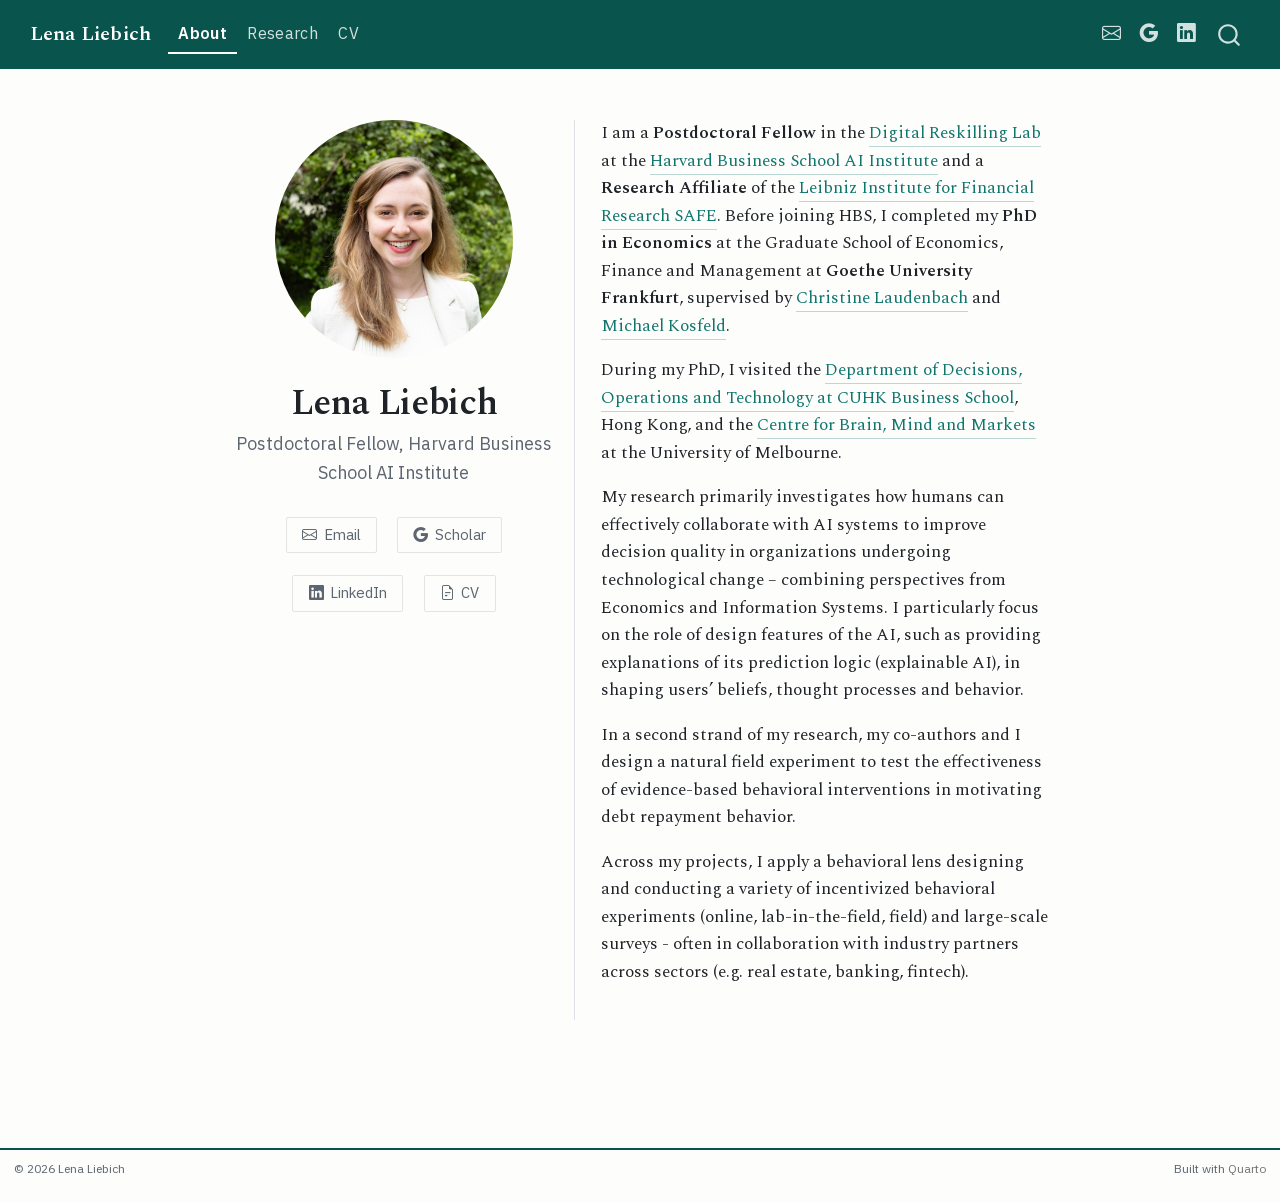
<file: docs/index.html>
<!DOCTYPE html>
<html xmlns="http://www.w3.org/1999/xhtml" lang="en" xml:lang="en"><head>

<meta charset="utf-8">
<meta name="generator" content="quarto-1.10.18">

<meta name="viewport" content="width=device-width, initial-scale=1.0, user-scalable=yes">

<meta name="description" content="I am a Postdoctoral Fellow at the Harvard Business School AI Institute, researching human-AI collaboration and explainable AI in organizations.">

<title>Lena Liebich – Harvard Business School AI Institute</title>
<style>
/* Default styles provided by pandoc.
** See https://pandoc.org/MANUAL.html#variables-for-html for config info.
*/
span.smallcaps{font-variant: small-caps;}
div.columns{display: flex; gap: 1.5em;}
div.column{flex: auto;}
@media screen {
div.columns{gap: min(4vw, 1.5em);}
div.column{overflow-x: auto;}
}
div.hanging-indent{margin-left: 1.5em; text-indent: -1.5em;}
ul.task-list{list-style: none;}
ul.task-list li input[type="checkbox"] {
  width: 0.8em;
  margin: 0 0.8em 0.2em -1em; /* quarto-specific, see https://github.com/quarto-dev/quarto-cli/issues/4556 */ 
  vertical-align: middle;
}
</style>


<script src="site_libs/quarto-nav/quarto-nav.js"></script>
<script src="site_libs/clipboard/clipboard.min.js"></script>
<script src="site_libs/quarto-search/autocomplete.umd.js"></script>
<script src="site_libs/quarto-search/fuse.min.js"></script>
<script src="site_libs/quarto-search/quarto-search.js"></script>
<meta name="quarto:offset" content="./">
<script src="site_libs/quarto-html/quarto.js" type="module"></script>
<script src="site_libs/quarto-html/tabsets/tabsets.js" type="module"></script>
<script src="site_libs/quarto-html/popper.min.js"></script>
<script src="site_libs/quarto-html/tippy.umd.min.js"></script>
<link href="site_libs/quarto-html/tippy.css" rel="stylesheet">
<link href="site_libs/quarto-html/quarto-syntax-highlighting-64a204ab8560d761af7679ceaba22944.css" rel="stylesheet" id="quarto-text-highlighting-styles">
<script src="site_libs/bootstrap/bootstrap.min.js"></script>
<link href="site_libs/bootstrap/bootstrap-icons.css" rel="stylesheet">
<link href="site_libs/bootstrap/bootstrap-52e6a389ae7dff65e3b868f51e9cb69d.min.css" rel="stylesheet" append-hash="true" id="quarto-bootstrap" data-mode="light">
<script id="quarto-search-options" type="application/json">{
  "location": "navbar",
  "copy-button": false,
  "collapse-after": 3,
  "panel-placement": "end",
  "type": "overlay",
  "limit": 50,
  "keyboard-shortcut": [
    "f",
    "/",
    "s"
  ],
  "show-item-context": false,
  "language": {
    "search-no-results-text": "No results",
    "search-matching-documents-text": "matching documents",
    "search-copy-link-title": "Copy link to search",
    "search-hide-matches-text": "Hide additional matches",
    "search-more-match-text": "more match in this document",
    "search-more-matches-text": "more matches in this document",
    "search-clear-button-title": "Clear",
    "search-text-placeholder": "",
    "search-detached-cancel-button-title": "Cancel",
    "search-submit-button-title": "Submit",
    "search-label": "Search"
  }
}</script>
<style>html{ scroll-behavior: smooth; }</style>
<script data-goatcounter="https://lenaliebich.goatcounter.com/count" async="" src="https://gc.zgo.at/count.v5.js" crossorigin="anonymous" integrity="sha384-atnOLvQb9t+jTSipvd75X2yginT4PjVbqDdlJAmxMm+wYElFmeR6EmLP5bYeoRVQ"></script>


<link rel="stylesheet" href="assets/fonts/fonts.css">
<meta property="og:title" content="Lena Liebich – Harvard Business School AI Institute">
<meta property="og:description" content="I am a Postdoctoral Fellow at the Harvard Business School AI Institute, researching human-AI collaboration and explainable AI in organizations.">
<meta property="og:image" content="https://lenaliebich.github.io/assets/img/profile.jpg">
<meta property="og:site_name" content="Lena Liebich">
<meta name="twitter:title" content="Lena Liebich – Harvard Business School AI Institute">
<meta name="twitter:description" content="I am a Postdoctoral Fellow at the Harvard Business School AI Institute, researching human-AI collaboration and explainable AI in organizations.">
<meta name="twitter:image" content="https://lenaliebich.github.io/assets/img/profile.jpg">
<meta name="twitter:card" content="summary_large_image">
<link rel="canonical" href="https://lenaliebich.github.io/">
</head>

<body class="nav-fixed fullcontent quarto-light">

<div id="quarto-search-results"></div>
  <header id="quarto-header" class="headroom fixed-top">
    <nav class="navbar navbar-expand-lg " data-bs-theme="dark">
      <div class="navbar-container container-fluid">
      <div class="navbar-brand-container mx-auto">
    <a class="navbar-brand" href="./index.html">
    <span class="navbar-title">Lena Liebich</span>
    </a>
  </div>
            <div id="quarto-search" class="" title="Search"></div>
          <button class="navbar-toggler" type="button" data-bs-toggle="collapse" data-bs-target="#navbarCollapse" aria-controls="navbarCollapse" role="menu" aria-expanded="false" aria-label="Toggle navigation" onclick="if (window.quartoToggleHeadroom) { window.quartoToggleHeadroom(); }">
  <span class="navbar-toggler-icon"></span>
</button>
          <div class="collapse navbar-collapse" id="navbarCollapse">
            <ul class="navbar-nav navbar-nav-scroll me-auto">
  <li class="nav-item">
    <a class="nav-link active" href="./index.html" aria-current="page"> 
<span class="menu-text">About</span></a>
  </li>  
  <li class="nav-item">
    <a class="nav-link" href="./research.html"> 
<span class="menu-text">Research</span></a>
  </li>  
  <li class="nav-item">
    <a class="nav-link" href="./cv.html"> 
<span class="menu-text">CV</span></a>
  </li>  
</ul>
            <ul class="navbar-nav navbar-nav-scroll ms-auto">
  <li class="nav-item compact">
    <a class="nav-link" href="mailto:lliebich@hbs.edu"> <i class="bi bi-envelope" role="img" aria-label="Email">
</i> 
<span class="menu-text"></span></a>
  </li>  
  <li class="nav-item compact">
    <a class="nav-link" href="https://scholar.google.com/citations?user=cl_MymMAAAAJ" rel="noopener noreferrer" target="_blank"> <i class="bi bi-google" role="img" aria-label="Google Scholar">
</i> 
<span class="menu-text"></span></a>
  </li>  
  <li class="nav-item compact">
    <a class="nav-link" href="https://www.linkedin.com/in/lena-liebich" rel="noopener noreferrer" target="_blank"> <i class="bi bi-linkedin" role="img" aria-label="LinkedIn">
</i> 
<span class="menu-text"></span></a>
  </li>  
</ul>
          </div> <!-- /navcollapse -->
            <div class="quarto-navbar-tools">
</div>
      </div> <!-- /container-fluid -->
    </nav>
</header>
<!-- content -->
<div id="quarto-content" class="quarto-container page-columns page-rows-contents page-layout-article page-navbar">
<!-- sidebar -->
<!-- margin-sidebar -->
    
<!-- main -->
<div class="quarto-about-trestles">
  <div class="about-entity">
    <img src="assets/img/profile.jpg" alt="Portrait of Lena Liebich" class="about-image
  round " style="height: 14em; width: 14em;">
<header id="title-block-header" class="quarto-title-block default">
<div class="quarto-title">
<h1 class="title">Lena Liebich</h1>
<p class="subtitle lead">Postdoctoral Fellow, Harvard Business School AI Institute</p>
</div>
<div class="quarto-title-meta">
  </div>
</header>
    <div class="about-links">
  <a href="mailto:lliebich@hbs.edu" class="about-link" rel="" target="">
    <i class="bi bi-envelope"></i>
     <span class="about-link-text">Email</span>
  </a>
  <a href="https://scholar.google.com/citations?user=cl_MymMAAAAJ" class="about-link" rel="noopener noreferrer" target="_blank">
    <i class="bi bi-google"></i>
     <span class="about-link-text">Scholar</span>
  </a>
  <a href="https://www.linkedin.com/in/lena-liebich" class="about-link" rel="noopener noreferrer" target="_blank">
    <i class="bi bi-linkedin"></i>
     <span class="about-link-text">LinkedIn</span>
  </a>
  <a href="/cv.html" class="about-link" rel="" target="">
    <i class="bi bi-file-earmark-text"></i>
     <span class="about-link-text">CV</span>
  </a>
</div>
  </div>
  <div class="about-contents"><main class="content" id="quarto-document-content">
<p>I am a <strong>Postdoctoral Fellow</strong> in the <a href="https://aiinstitute.hbs.edu/digital-reskilling/" target="_blank" rel="noopener noreferrer">Digital Reskilling Lab</a> at the <a href="https://aiinstitute.hbs.edu" target="_blank" rel="noopener noreferrer">Harvard Business School AI Institute</a> and a <strong>Research Affiliate</strong> of the <strong><a href="https://safe-frankfurt.de" target="_blank" rel="noopener noreferrer">Leibniz Institute for Financial Research SAFE</a></strong>. Before joining HBS, I completed my <strong>PhD in Economics</strong> at the Graduate School of Economics, Finance and Management at <strong>Goethe University Frankfurt</strong>, supervised by <a href="https://sites.google.com/site/christinexlaudenbach/" target="_blank" rel="noopener noreferrer">Christine Laudenbach</a> and <a href="https://sites.google.com/site/michaelkosfeld/" target="_blank" rel="noopener noreferrer">Michael Kosfeld</a>.</p>
<p>During my PhD, I visited the <a href="https://www.bschool.cuhk.edu.hk/departments/decisions-operations-and-technology/" target="_blank" rel="noopener noreferrer">Department of Decisions, Operations and Technology at CUHK Business School</a>, Hong Kong, and the <a href="https://www.unimelb.edu.au/cbmm" target="_blank" rel="noopener noreferrer">Centre for Brain, Mind and Markets</a> at the University of Melbourne.</p>
<p>My research primarily investigates how humans can effectively collaborate with AI systems to improve decision quality in organizations undergoing technological change – combining perspectives from Economics and Information Systems. I particularly focus on the role of design features of the AI, such as providing explanations of its prediction logic (explainable AI), in shaping users’ beliefs, thought processes and behavior.</p>
<p>In a second strand of my research, my co-authors and I design a natural field experiment to test the effectiveness of evidence-based behavioral interventions in motivating debt repayment behavior.</p>
<p>Across my projects, I apply a behavioral lens designing and conducting a variety of incentivized behavioral experiments (online, lab-in-the-field, field) and large-scale surveys - often in collaboration with industry partners across sectors (e.g.&nbsp;real estate, banking, fintech).</p>
<!--
  Structured data for search engines (schema.org, JSON-LD). Not displayed.
  Says in machine-readable form who this page is about, so search engines can
  tell this Lena Liebich apart from others and connect the site to the same
  person's other profiles (sameAs). Keep it in step with the bio above: role,
  affiliations and profile links.
-->
<script type="application/ld+json">
{
  "@context": "https://schema.org",
  "@type": "ProfilePage",
  "url": "https://lenaliebich.github.io/",
  "mainEntity": {
    "@type": "Person",
    "name": "Lena Liebich",
    "url": "https://lenaliebich.github.io/",
    "image": "https://lenaliebich.github.io/assets/img/profile.jpg",
    "email": "mailto:lliebich@hbs.edu",
    "jobTitle": "Postdoctoral Fellow",
    "worksFor": {
      "@type": "Organization",
      "name": "Harvard Business School AI Institute",
      "url": "https://aiinstitute.hbs.edu"
    },
    "affiliation": {
      "@type": "Organization",
      "name": "Leibniz Institute for Financial Research SAFE",
      "url": "https://safe-frankfurt.de"
    },
    "alumniOf": [
      { "@type": "CollegeOrUniversity", "name": "Goethe University Frankfurt" },
      { "@type": "CollegeOrUniversity", "name": "University of Bonn" }
    ],
    "knowsAbout": [
      "Human-AI collaboration",
      "Explainable artificial intelligence",
      "Behavioral economics",
      "Information systems",
      "Household finance"
    ],
    "identifier": {
      "@type": "PropertyValue",
      "propertyID": "ORCID",
      "value": "0009-0009-5984-4172"
    },
    "sameAs": [
      "https://orcid.org/0009-0009-5984-4172",
      "https://scholar.google.com/citations?user=cl_MymMAAAAJ",
      "https://www.linkedin.com/in/lena-liebich"
    ]
  }
}
</script>


</main></div>
</div>
 <!-- /main -->
<script id="quarto-html-after-body" type="application/javascript">
  window.document.addEventListener("DOMContentLoaded", function (event) {
    const isCodeAnnotation = (el) => {
      for (const clz of el.classList) {
        if (clz.startsWith('code-annotation-')) {                     
          return true;
        }
      }
      return false;
    }
    const onCopySuccess = function(e) {
      // button target
      const button = e.trigger;
      // don't keep focus
      button.blur();
      // flash "checked"
      button.classList.add('code-copy-button-checked');
      var currentTitle = button.getAttribute("title");
      button.setAttribute("title", "Copied!");
      let tooltip;
      if (window.bootstrap) {
        button.setAttribute("data-bs-toggle", "tooltip");
        button.setAttribute("data-bs-placement", "left");
        button.setAttribute("data-bs-title", "Copied!");
        tooltip = new bootstrap.Tooltip(button, 
          { trigger: "manual", 
            customClass: "code-copy-button-tooltip",
            offset: [0, -8]});
        tooltip.show();    
      }
      setTimeout(function() {
        if (tooltip) {
          tooltip.hide();
          button.removeAttribute("data-bs-title");
          button.removeAttribute("data-bs-toggle");
          button.removeAttribute("data-bs-placement");
        }
        button.setAttribute("title", currentTitle);
        button.classList.remove('code-copy-button-checked');
      }, 1000);
      // clear code selection
      e.clearSelection();
    }
    const getTextToCopy = function(trigger) {
      const outerScaffold = trigger.parentElement.cloneNode(true);
      const codeEl = outerScaffold.querySelector('code');
      for (const childEl of codeEl.children) {
        if (isCodeAnnotation(childEl)) {
          childEl.remove();
        }
      }
      return codeEl.innerText;
    }
    const clipboard = new window.ClipboardJS('.code-copy-button:not([data-in-quarto-modal])', {
      text: getTextToCopy
    });
    clipboard.on('success', onCopySuccess);
    if (window.document.getElementById('quarto-embedded-source-code-modal')) {
      const clipboardModal = new window.ClipboardJS('.code-copy-button[data-in-quarto-modal]', {
        text: getTextToCopy,
        container: window.document.getElementById('quarto-embedded-source-code-modal')
      });
      clipboardModal.on('success', onCopySuccess);
    }
      var localhostRegex = new RegExp(/^(?:http|https):\/\/localhost\:?[0-9]*\//);
      var mailtoRegex = new RegExp(/^mailto:/);
        var filterRegex = new RegExp("https:\/\/lenaliebich\.github\.io");
      var isInternal = (href) => {
          return filterRegex.test(href) || localhostRegex.test(href) || mailtoRegex.test(href);
      }
      // Inspect non-navigation links and adorn them if external
     var links = window.document.querySelectorAll('a[href]:not(.nav-link):not(.navbar-brand):not(.toc-action):not(.sidebar-link):not(.sidebar-item-toggle):not(.pagination-link):not(.no-external):not([aria-hidden]):not(.dropdown-item):not(.quarto-navigation-tool):not(.about-link)');
      for (var i=0; i<links.length; i++) {
        const link = links[i];
        if (!isInternal(link.href)) {
          // undo the damage that might have been done by quarto-nav.js in the case of
          // links that we want to consider external
          if (link.dataset.originalHref !== undefined) {
            link.href = link.dataset.originalHref;
          }
        }
      }
    function tippyHover(el, contentFn, onTriggerFn, onUntriggerFn) {
      const config = {
        allowHTML: true,
        maxWidth: 500,
        delay: 100,
        arrow: false,
        appendTo: function(el) {
            return el.parentElement;
        },
        interactive: true,
        interactiveBorder: 10,
        theme: 'quarto',
        placement: 'bottom-start',
      };
      if (contentFn) {
        config.content = contentFn;
      }
      if (onTriggerFn) {
        config.onTrigger = onTriggerFn;
      }
      if (onUntriggerFn) {
        config.onUntrigger = onUntriggerFn;
      }
      window.tippy(el, config); 
    }
    const noterefs = window.document.querySelectorAll('a[role="doc-noteref"]');
    for (var i=0; i<noterefs.length; i++) {
      const ref = noterefs[i];
      tippyHover(ref, function() {
        // use id or data attribute instead here
        let href = ref.getAttribute('data-footnote-href') || ref.getAttribute('href');
        try { href = new URL(href).hash; } catch {}
        const id = href.replace(/^#\/?/, "");
        const note = window.document.getElementById(id);
        if (note) {
          return note.innerHTML;
        } else {
          return "";
        }
      });
    }
    const xrefs = window.document.querySelectorAll('a.quarto-xref');
    const processXRef = (id, note) => {
      // Strip column container classes
      const stripColumnClz = (el) => {
        el.classList.remove("page-full", "page-columns");
        if (el.children) {
          for (const child of el.children) {
            stripColumnClz(child);
          }
        }
      }
      stripColumnClz(note)
      if (id === null || id.startsWith('sec-')) {
        // Special case sections, only their first couple elements
        const container = document.createElement("div");
        if (note.children && note.children.length > 2) {
          container.appendChild(note.children[0].cloneNode(true));
          for (let i = 1; i < note.children.length; i++) {
            const child = note.children[i];
            if (child.tagName === "P" && child.innerText === "") {
              continue;
            } else {
              container.appendChild(child.cloneNode(true));
              break;
            }
          }
          if (window.Quarto?.typesetMath) {
            window.Quarto.typesetMath(container);
          }
          return container.innerHTML
        } else {
          if (window.Quarto?.typesetMath) {
            window.Quarto.typesetMath(note);
          }
          return note.innerHTML;
        }
      } else {
        // Remove any anchor links if they are present
        const anchorLink = note.querySelector('a.anchorjs-link');
        if (anchorLink) {
          anchorLink.remove();
        }
        if (window.Quarto?.typesetMath) {
          window.Quarto.typesetMath(note);
        }
        if (note.classList.contains("callout")) {
          return note.outerHTML;
        } else {
          return note.innerHTML;
        }
      }
    }
    for (var i=0; i<xrefs.length; i++) {
      const xref = xrefs[i];
      tippyHover(xref, undefined, function(instance) {
        instance.disable();
        let url = xref.getAttribute('href');
        let hash = undefined; 
        if (url.startsWith('#')) {
          hash = url;
        } else {
          try { hash = new URL(url).hash; } catch {}
        }
        if (hash) {
          const id = hash.replace(/^#\/?/, "");
          const note = window.document.getElementById(id);
          if (note !== null) {
            try {
              const html = processXRef(id, note.cloneNode(true));
              instance.setContent(html);
            } finally {
              instance.enable();
              instance.show();
            }
          } else {
            // See if we can fetch this
            fetch(url.split('#')[0])
            .then(res => res.text())
            .then(html => {
              const parser = new DOMParser();
              const htmlDoc = parser.parseFromString(html, "text/html");
              const note = htmlDoc.getElementById(id);
              if (note !== null) {
                const html = processXRef(id, note);
                instance.setContent(html);
              } 
            }).finally(() => {
              instance.enable();
              instance.show();
            });
          }
        } else {
          // See if we can fetch a full url (with no hash to target)
          // This is a special case and we should probably do some content thinning / targeting
          fetch(url)
          .then(res => res.text())
          .then(html => {
            const parser = new DOMParser();
            const htmlDoc = parser.parseFromString(html, "text/html");
            const note = htmlDoc.querySelector('main.content');
            if (note !== null) {
              // This should only happen for chapter cross references
              // (since there is no id in the URL)
              // remove the first header
              if (note.children.length > 0 && note.children[0].tagName === "HEADER") {
                note.children[0].remove();
              }
              const html = processXRef(null, note);
              instance.setContent(html);
            } 
          }).finally(() => {
            instance.enable();
            instance.show();
          });
        }
      }, function(instance) {
      });
    }
        let selectedAnnoteEl;
        const selectorForAnnotation = ( cell, annotation) => {
          let cellAttr = 'data-code-cell="' + cell + '"';
          let lineAttr = 'data-code-annotation="' +  annotation + '"';
          const selector = 'span[' + cellAttr + '][' + lineAttr + ']';
          return selector;
        }
        const selectCodeLines = (annoteEl) => {
          const doc = window.document;
          const targetCell = annoteEl.getAttribute("data-target-cell");
          const targetAnnotation = annoteEl.getAttribute("data-target-annotation");
          const annoteSpan = window.document.querySelector(selectorForAnnotation(targetCell, targetAnnotation));
          const lines = annoteSpan.getAttribute("data-code-lines").split(",");
          const lineIds = lines.map((line) => {
            return targetCell + "-" + line;
          })
          let top = null;
          let height = null;
          let parent = null;
          if (lineIds.length > 0) {
              //compute the position of the single el (top and bottom and make a div)
              const el = window.document.getElementById(lineIds[0]);
              top = el.offsetTop;
              height = el.offsetHeight;
              parent = el.parentElement.parentElement;
            if (lineIds.length > 1) {
              const lastEl = window.document.getElementById(lineIds[lineIds.length - 1]);
              const bottom = lastEl.offsetTop + lastEl.offsetHeight;
              height = bottom - top;
            }
            if (top !== null && height !== null && parent !== null) {
              // cook up a div (if necessary) and position it 
              let div = window.document.getElementById("code-annotation-line-highlight");
              if (div === null) {
                div = window.document.createElement("div");
                div.setAttribute("id", "code-annotation-line-highlight");
                div.style.position = 'absolute';
                parent.appendChild(div);
              }
              div.style.top = top - 2 + "px";
              div.style.height = height + 4 + "px";
              div.style.left = 0;
              let gutterDiv = window.document.getElementById("code-annotation-line-highlight-gutter");
              if (gutterDiv === null) {
                gutterDiv = window.document.createElement("div");
                gutterDiv.setAttribute("id", "code-annotation-line-highlight-gutter");
                gutterDiv.style.position = 'absolute';
                const codeCell = window.document.getElementById(targetCell);
                const gutter = codeCell.querySelector('.code-annotation-gutter');
                gutter.appendChild(gutterDiv);
              }
              gutterDiv.style.top = top - 2 + "px";
              gutterDiv.style.height = height + 4 + "px";
            }
            selectedAnnoteEl = annoteEl;
          }
        };
        const unselectCodeLines = () => {
          const elementsIds = ["code-annotation-line-highlight", "code-annotation-line-highlight-gutter"];
          elementsIds.forEach((elId) => {
            const div = window.document.getElementById(elId);
            if (div) {
              div.remove();
            }
          });
          selectedAnnoteEl = undefined;
        };
          // Handle positioning of the toggle
      window.addEventListener(
        "resize",
        throttle(() => {
          elRect = undefined;
          if (selectedAnnoteEl) {
            selectCodeLines(selectedAnnoteEl);
          }
        }, 10)
      );
      function throttle(fn, ms) {
      let throttle = false;
      let timer;
        return (...args) => {
          if(!throttle) { // first call gets through
              fn.apply(this, args);
              throttle = true;
          } else { // all the others get throttled
              if(timer) clearTimeout(timer); // cancel #2
              timer = setTimeout(() => {
                fn.apply(this, args);
                timer = throttle = false;
              }, ms);
          }
        };
      }
        // Attach click handler to the DT
        const annoteDls = window.document.querySelectorAll('dt[data-target-cell]');
        for (const annoteDlNode of annoteDls) {
          annoteDlNode.addEventListener('click', (event) => {
            const clickedEl = event.target;
            if (clickedEl !== selectedAnnoteEl) {
              unselectCodeLines();
              const activeEl = window.document.querySelector('dt[data-target-cell].code-annotation-active');
              if (activeEl) {
                activeEl.classList.remove('code-annotation-active');
              }
              selectCodeLines(clickedEl);
              clickedEl.classList.add('code-annotation-active');
            } else {
              // Unselect the line
              unselectCodeLines();
              clickedEl.classList.remove('code-annotation-active');
            }
          });
        }
    const findCites = (el) => {
      const parentEl = el.parentElement;
      if (parentEl) {
        const cites = parentEl.dataset.cites;
        if (cites) {
          return {
            el,
            cites: cites.split(' ')
          };
        } else {
          return findCites(el.parentElement)
        }
      } else {
        return undefined;
      }
    };
    var bibliorefs = window.document.querySelectorAll('a[role="doc-biblioref"]');
    for (var i=0; i<bibliorefs.length; i++) {
      const ref = bibliorefs[i];
      const citeInfo = findCites(ref);
      if (citeInfo) {
        tippyHover(citeInfo.el, function() {
          var popup = window.document.createElement('div');
          citeInfo.cites.forEach(function(cite) {
            var citeDiv = window.document.createElement('div');
            citeDiv.classList.add('hanging-indent');
            citeDiv.classList.add('csl-entry');
            var biblioDiv = window.document.getElementById('ref-' + cite);
            if (biblioDiv) {
              citeDiv.innerHTML = biblioDiv.innerHTML;
            }
            popup.appendChild(citeDiv);
          });
          return popup.innerHTML;
        });
      }
    }
  });
  </script>
</div> <!-- /content -->
<footer class="footer">
  <div class="nav-footer">
    <div class="nav-footer-left">
<p>© 2026 Lena Liebich</p>
</div>   
    <div class="nav-footer-center">
      &nbsp;
    </div>
    <div class="nav-footer-right">
<p>Built with <a href="https://quarto.org" target="_blank" rel="noopener noreferrer">Quarto</a></p>
</div>
  </div>
</footer>




<script src="site_libs/quarto-html/zenscroll-min.js"></script>
</body></html>
</file>
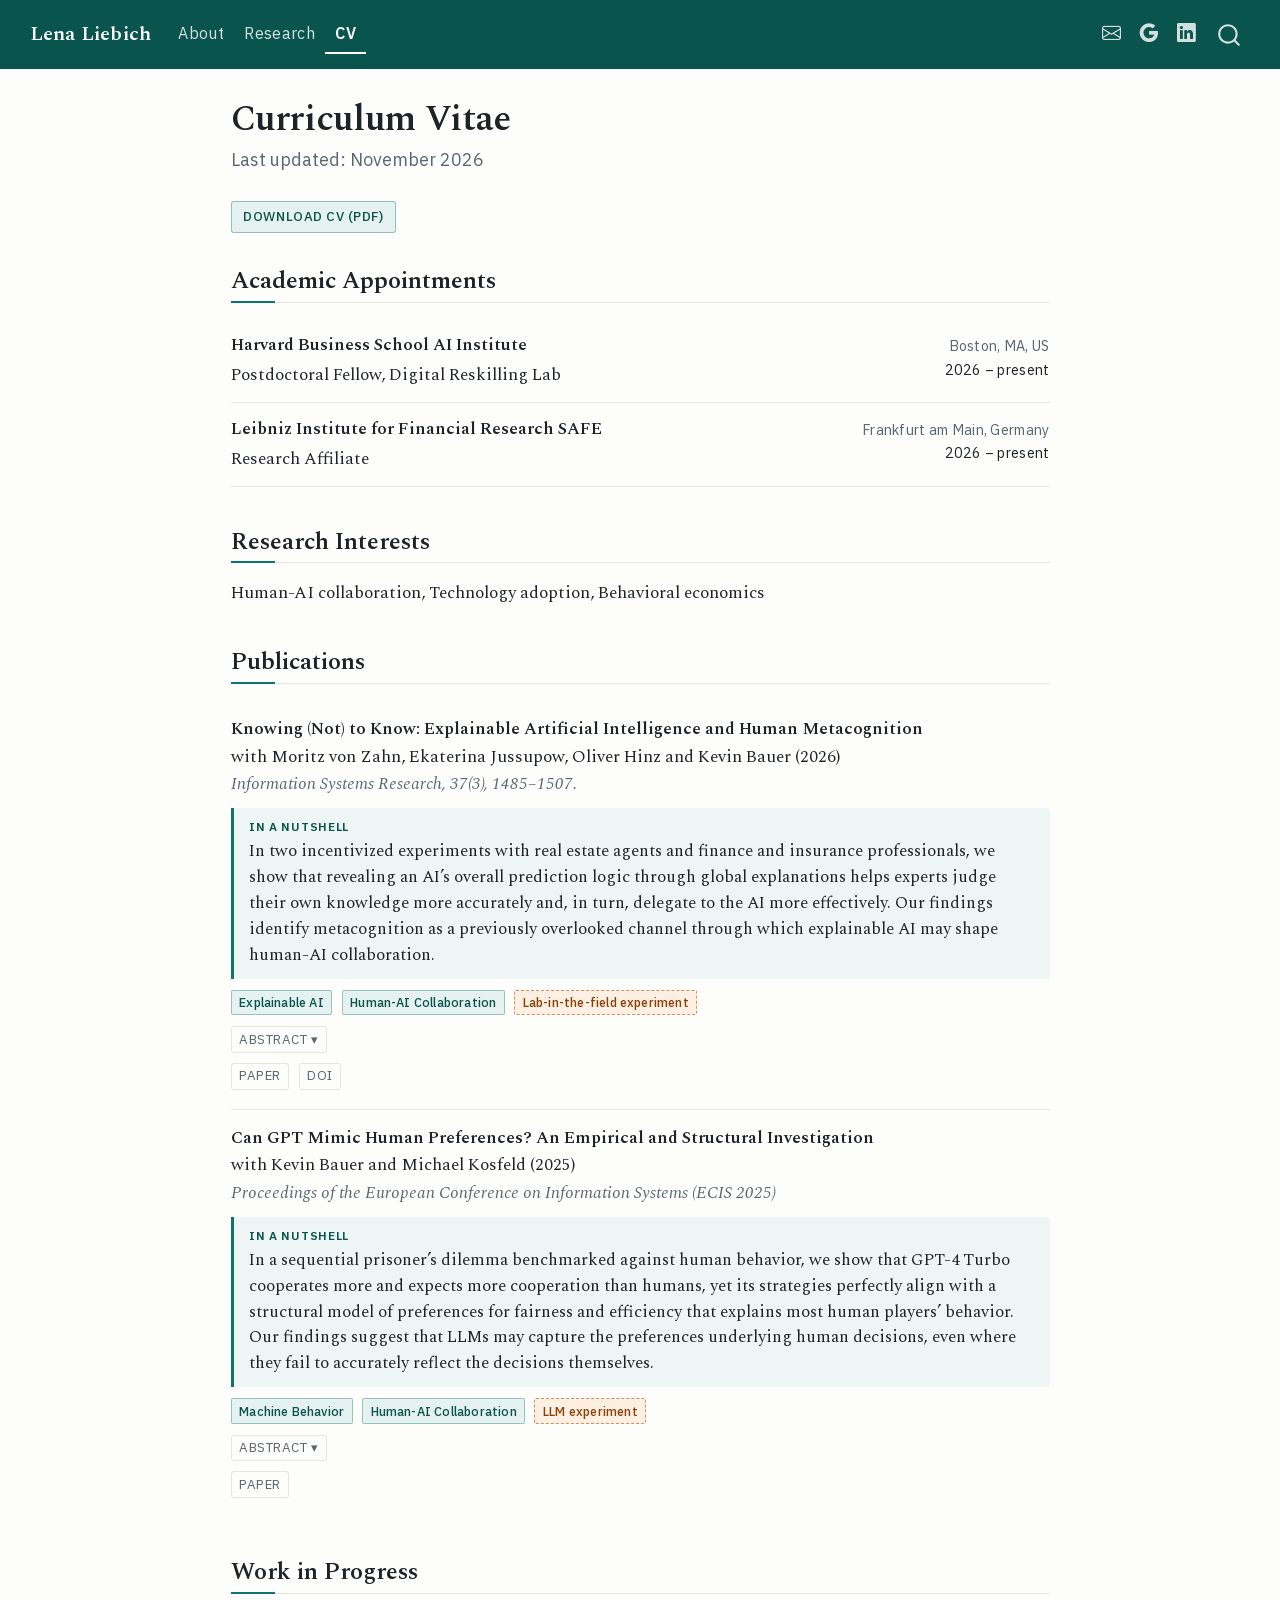
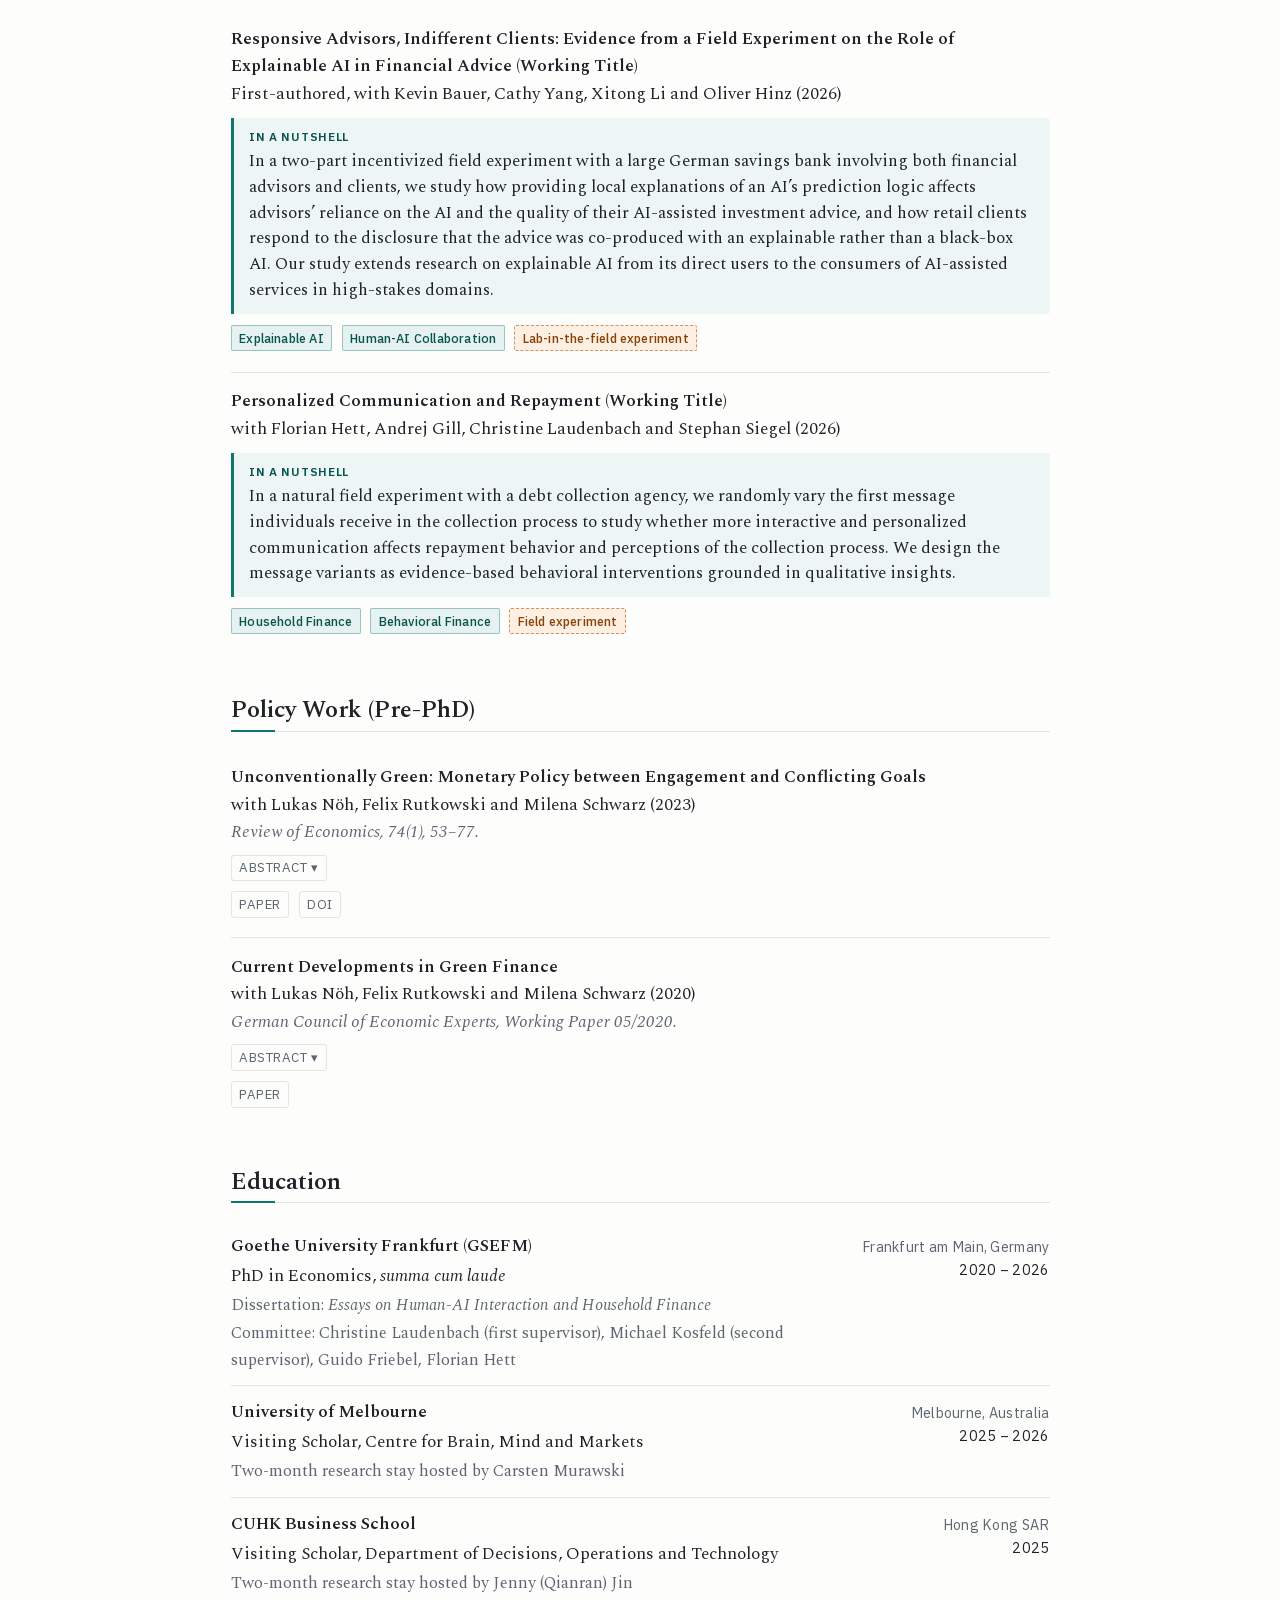
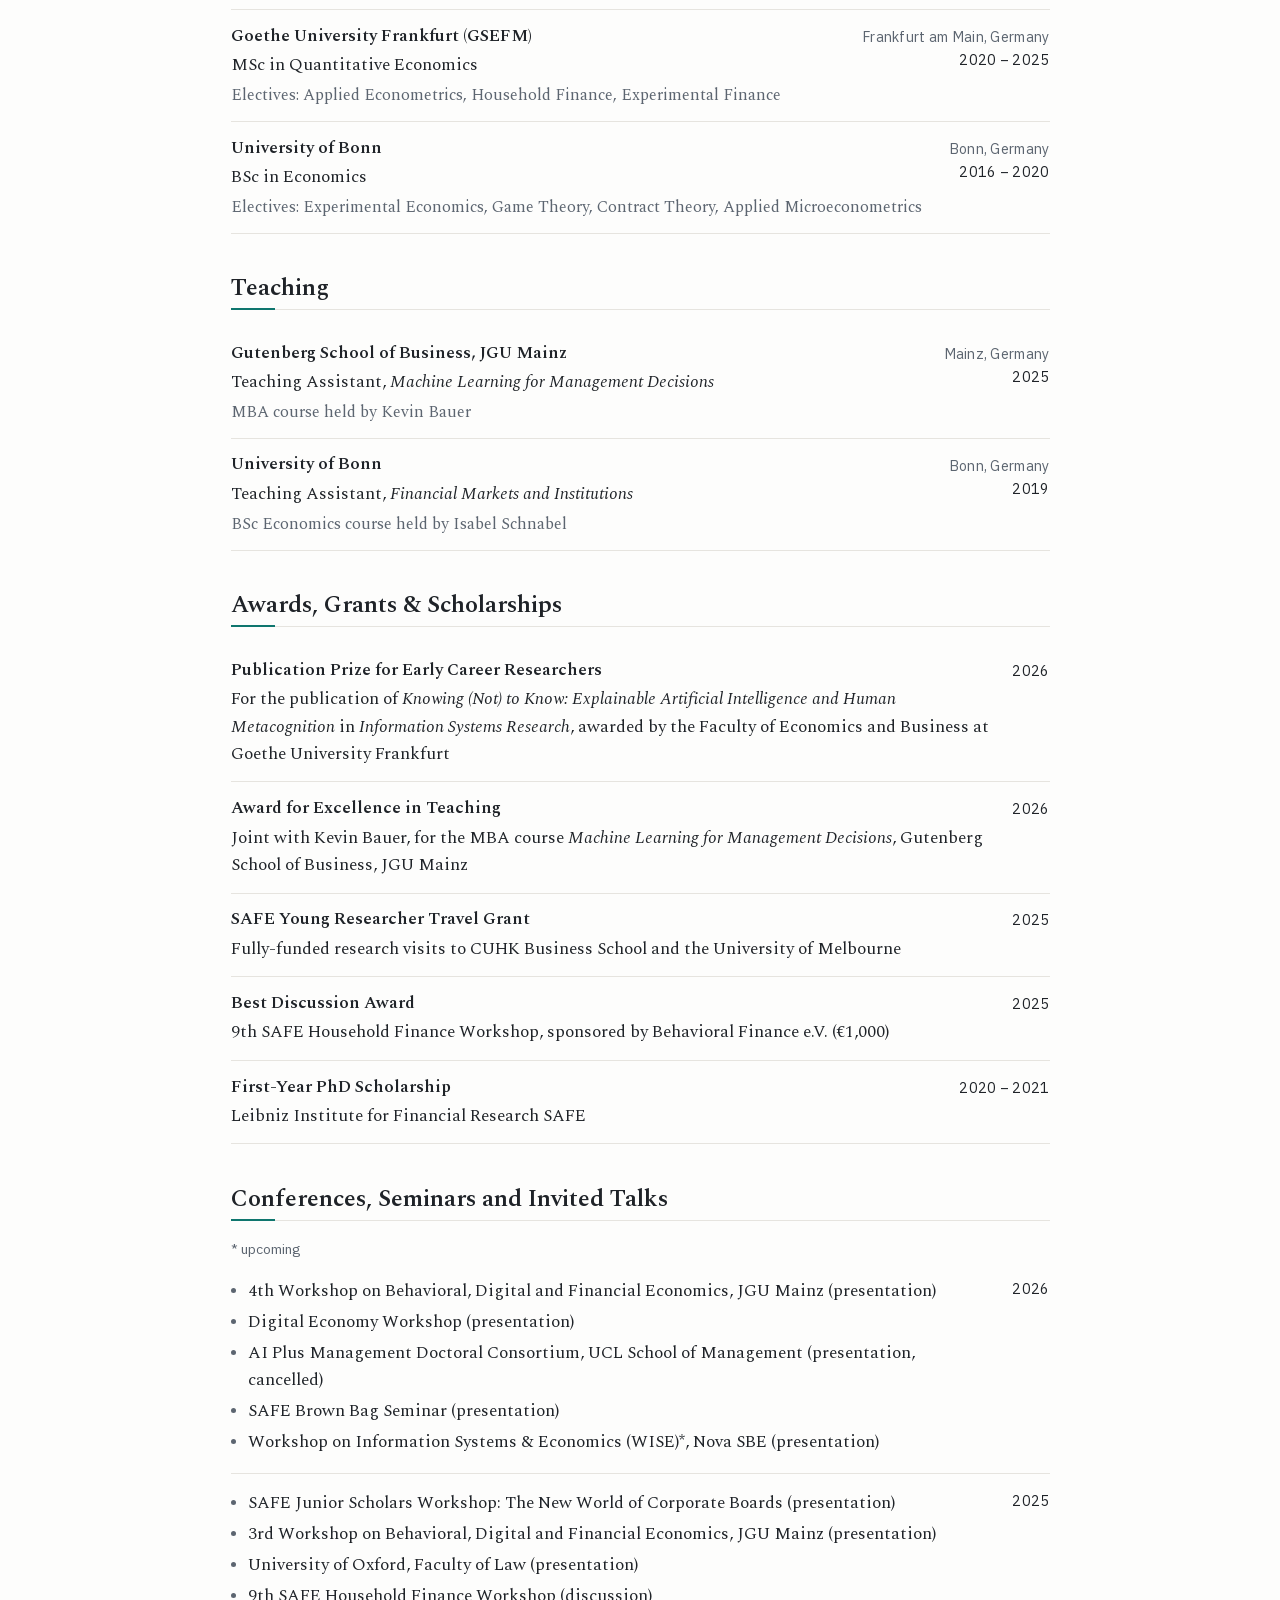
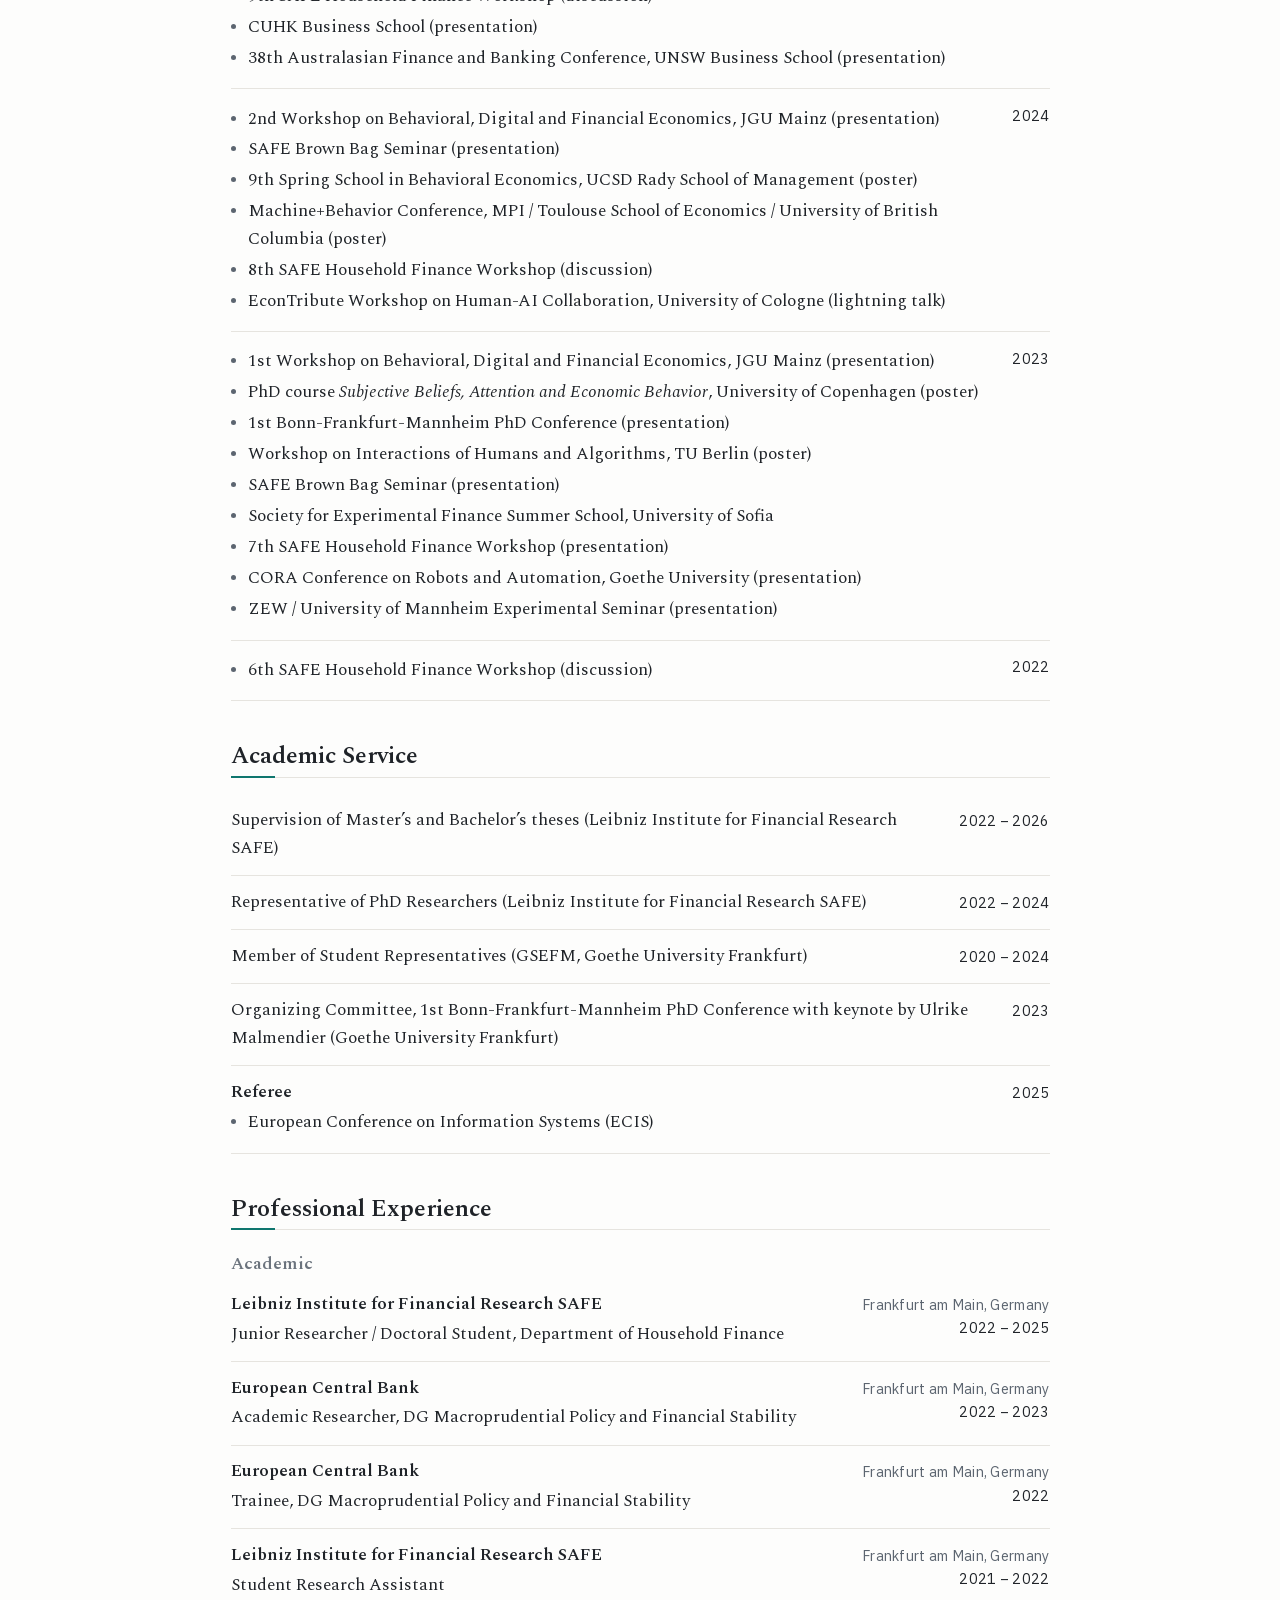
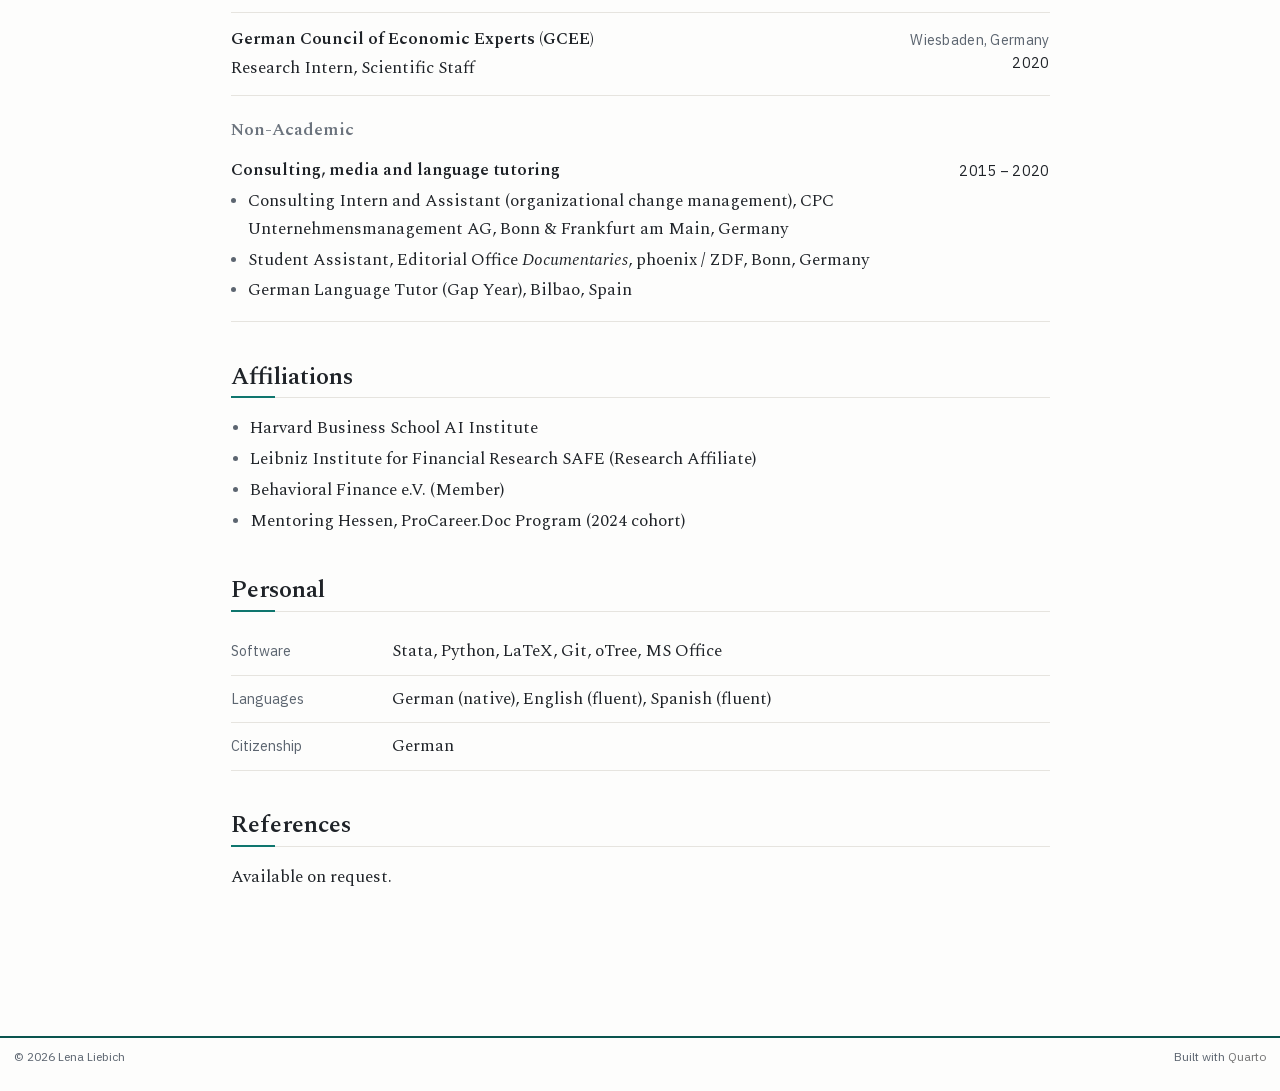
<file: docs/cv.html>
<!DOCTYPE html>
<html xmlns="http://www.w3.org/1999/xhtml" lang="en" xml:lang="en"><head>

<meta charset="utf-8">
<meta name="generator" content="quarto-1.10.18">

<meta name="viewport" content="width=device-width, initial-scale=1.0, user-scalable=yes">

<meta name="description" content="CV of Lena Liebich, Postdoctoral Fellow at the Harvard Business School AI Institute: appointments, publications, education, teaching, awards and talks.">

<title>Curriculum Vitae – Lena Liebich</title>
<style>
/* Default styles provided by pandoc.
** See https://pandoc.org/MANUAL.html#variables-for-html for config info.
*/
span.smallcaps{font-variant: small-caps;}
div.columns{display: flex; gap: 1.5em;}
div.column{flex: auto;}
@media screen {
div.columns{gap: min(4vw, 1.5em);}
div.column{overflow-x: auto;}
}
div.hanging-indent{margin-left: 1.5em; text-indent: -1.5em;}
ul.task-list{list-style: none;}
ul.task-list li input[type="checkbox"] {
  width: 0.8em;
  margin: 0 0.8em 0.2em -1em; /* quarto-specific, see https://github.com/quarto-dev/quarto-cli/issues/4556 */ 
  vertical-align: middle;
}
</style>


<script src="site_libs/quarto-nav/quarto-nav.js"></script>
<script src="site_libs/clipboard/clipboard.min.js"></script>
<script src="site_libs/quarto-search/autocomplete.umd.js"></script>
<script src="site_libs/quarto-search/fuse.min.js"></script>
<script src="site_libs/quarto-search/quarto-search.js"></script>
<meta name="quarto:offset" content="./">
<script src="site_libs/quarto-html/quarto.js" type="module"></script>
<script src="site_libs/quarto-html/tabsets/tabsets.js" type="module"></script>
<script src="site_libs/quarto-html/popper.min.js"></script>
<script src="site_libs/quarto-html/tippy.umd.min.js"></script>
<link href="site_libs/quarto-html/tippy.css" rel="stylesheet">
<link href="site_libs/quarto-html/quarto-syntax-highlighting-64a204ab8560d761af7679ceaba22944.css" rel="stylesheet" id="quarto-text-highlighting-styles">
<script src="site_libs/bootstrap/bootstrap.min.js"></script>
<link href="site_libs/bootstrap/bootstrap-icons.css" rel="stylesheet">
<link href="site_libs/bootstrap/bootstrap-52e6a389ae7dff65e3b868f51e9cb69d.min.css" rel="stylesheet" append-hash="true" id="quarto-bootstrap" data-mode="light">
<script id="quarto-search-options" type="application/json">{
  "location": "navbar",
  "copy-button": false,
  "collapse-after": 3,
  "panel-placement": "end",
  "type": "overlay",
  "limit": 50,
  "keyboard-shortcut": [
    "f",
    "/",
    "s"
  ],
  "show-item-context": false,
  "language": {
    "search-no-results-text": "No results",
    "search-matching-documents-text": "matching documents",
    "search-copy-link-title": "Copy link to search",
    "search-hide-matches-text": "Hide additional matches",
    "search-more-match-text": "more match in this document",
    "search-more-matches-text": "more matches in this document",
    "search-clear-button-title": "Clear",
    "search-text-placeholder": "",
    "search-detached-cancel-button-title": "Cancel",
    "search-submit-button-title": "Submit",
    "search-label": "Search"
  }
}</script>
<style>html{ scroll-behavior: smooth; }</style>
<script data-goatcounter="https://lenaliebich.goatcounter.com/count" async="" src="https://gc.zgo.at/count.v5.js" crossorigin="anonymous" integrity="sha384-atnOLvQb9t+jTSipvd75X2yginT4PjVbqDdlJAmxMm+wYElFmeR6EmLP5bYeoRVQ"></script>


<link rel="stylesheet" href="assets/fonts/fonts.css">
<meta property="og:title" content="Curriculum Vitae – Lena Liebich">
<meta property="og:description" content="CV of Lena Liebich, Postdoctoral Fellow at the Harvard Business School AI Institute: appointments, publications, education, teaching, awards and talks.">
<meta property="og:image" content="https://lenaliebich.github.io/assets/img/profile.jpg">
<meta property="og:site_name" content="Lena Liebich">
<meta name="twitter:title" content="Curriculum Vitae – Lena Liebich">
<meta name="twitter:description" content="CV of Lena Liebich, Postdoctoral Fellow at the Harvard Business School AI Institute: appointments, publications, education, teaching, awards and talks.">
<meta name="twitter:image" content="https://lenaliebich.github.io/assets/img/profile.jpg">
<meta name="twitter:card" content="summary_large_image">
<link rel="canonical" href="https://lenaliebich.github.io/cv.html">
</head>

<body class="nav-fixed fullcontent quarto-light">

<div id="quarto-search-results"></div>
  <header id="quarto-header" class="headroom fixed-top">
    <nav class="navbar navbar-expand-lg " data-bs-theme="dark">
      <div class="navbar-container container-fluid">
      <div class="navbar-brand-container mx-auto">
    <a class="navbar-brand" href="./index.html">
    <span class="navbar-title">Lena Liebich</span>
    </a>
  </div>
            <div id="quarto-search" class="" title="Search"></div>
          <button class="navbar-toggler" type="button" data-bs-toggle="collapse" data-bs-target="#navbarCollapse" aria-controls="navbarCollapse" role="menu" aria-expanded="false" aria-label="Toggle navigation" onclick="if (window.quartoToggleHeadroom) { window.quartoToggleHeadroom(); }">
  <span class="navbar-toggler-icon"></span>
</button>
          <div class="collapse navbar-collapse" id="navbarCollapse">
            <ul class="navbar-nav navbar-nav-scroll me-auto">
  <li class="nav-item">
    <a class="nav-link" href="./index.html"> 
<span class="menu-text">About</span></a>
  </li>  
  <li class="nav-item">
    <a class="nav-link" href="./research.html"> 
<span class="menu-text">Research</span></a>
  </li>  
  <li class="nav-item">
    <a class="nav-link active" href="./cv.html" aria-current="page"> 
<span class="menu-text">CV</span></a>
  </li>  
</ul>
            <ul class="navbar-nav navbar-nav-scroll ms-auto">
  <li class="nav-item compact">
    <a class="nav-link" href="mailto:lliebich@hbs.edu"> <i class="bi bi-envelope" role="img" aria-label="Email">
</i> 
<span class="menu-text"></span></a>
  </li>  
  <li class="nav-item compact">
    <a class="nav-link" href="https://scholar.google.com/citations?user=cl_MymMAAAAJ" rel="noopener noreferrer" target="_blank"> <i class="bi bi-google" role="img" aria-label="Google Scholar">
</i> 
<span class="menu-text"></span></a>
  </li>  
  <li class="nav-item compact">
    <a class="nav-link" href="https://www.linkedin.com/in/lena-liebich" rel="noopener noreferrer" target="_blank"> <i class="bi bi-linkedin" role="img" aria-label="LinkedIn">
</i> 
<span class="menu-text"></span></a>
  </li>  
</ul>
          </div> <!-- /navcollapse -->
            <div class="quarto-navbar-tools">
</div>
      </div> <!-- /container-fluid -->
    </nav>
</header>
<!-- content -->
<div id="quarto-content" class="quarto-container page-columns page-rows-contents page-layout-article page-navbar">
<!-- sidebar -->
<!-- margin-sidebar -->
    
<!-- main -->
<main class="content" id="quarto-document-content">

<header id="title-block-header" class="quarto-title-block default">
<div class="quarto-title">
<h1 class="title">Curriculum Vitae</h1>
<p class="subtitle lead">Last updated: November 2026</p>
</div>



<div class="quarto-title-meta">

    
  
    
  </div>
  


</header>


<p><a href="assets/cv/Liebich-CV.pdf" class="badge-link cv-download" data-goatcounter-click="cv-pdf-download" data-goatcounter-title="CV PDF download" target="_blank" rel="noopener">Download CV (PDF)</a></p>
<section id="academic-appointments" class="level2">
<h2 data-anchor-id="academic-appointments">Academic Appointments</h2>
<div class="cv-entry">
<div class="cv-what">
<p><strong>Harvard Business School AI Institute</strong></p>
<p>Postdoctoral Fellow, Digital Reskilling Lab</p>
</div>
<div class="cv-meta">
<p><span class="cv-loc">Boston, MA, US</span></p>
<p><span class="cv-date">2026 – present</span></p>
</div>
</div>
<div class="cv-entry">
<div class="cv-what">
<p><strong>Leibniz Institute for Financial Research SAFE</strong></p>
<p>Research Affiliate</p>
</div>
<div class="cv-meta">
<p><span class="cv-loc">Frankfurt am Main, Germany</span></p>
<p><span class="cv-date">2026 – present</span></p>
</div>
</div>
</section>
<section id="research-interests" class="level2">
<h2 data-anchor-id="research-interests">Research Interests</h2>
<p>Human-AI collaboration, Technology adoption, Behavioral economics</p>
</section>
<section id="publications" class="level2">
<h2 data-anchor-id="publications">Publications</h2>
<div class="pub">
<p><span class="pub-title">Knowing (Not) to Know: Explainable Artificial Intelligence and Human Metacognition</span><br> with Moritz von Zahn, Ekaterina Jussupow, Oliver Hinz and Kevin Bauer (2026)<br> <span class="pub-venue"><em>Information Systems Research</em>, 37(3), 1485–1507.</span></p>
<div class="pub-summary">
<p>In two incentivized experiments with real estate agents and finance and insurance professionals, we show that revealing an AI’s overall prediction logic through global explanations helps experts judge their own knowledge more accurately and, in turn, delegate to the AI more effectively. Our findings identify metacognition as a previously overlooked channel through which explainable AI may shape human-AI collaboration.</p>
</div>
<p><span class="kw-topic">Explainable AI</span> <span class="kw-topic">Human-AI Collaboration</span> <span class="kw-method">Lab-in-the-field experiment</span></p>
<details class="abstract">
<summary>
Abstract
</summary>
<p>The use of explainable artificial intelligence (XAI) to render black-box artificial intelligence (AI) more interpretable to humans is gaining practical relevance. Prior research has shown that XAI can influence how humans “think”. Yet, little is known about whether XAI also affects how people “think about their thinking” (i.e., their metacognitive processes). We address this gap by investigating whether XAI affects metacognitive processes that guide human confidence judgments about their ability to perform a task and thereby, their decision whether to delegate the task to AI. We conducted two incentivized experiments in which domain experts repeatedly performed prediction tasks, with the option to delegate each task to an AI. We exogenously varied whether participants initially received explanations about AI’s overall prediction logic. We find that AI explanations improve how well humans understand their own ability to perform the task (metacognitive accuracy). This improvement causally increases both the frequency and effectiveness of human-to-AI delegation. Additional analyses show that these effects primarily occur when explanations reveal to humans that AI’s prediction logic diverges from their own, leading to a systematic reduction of overconfidence. Our findings highlight metacognitive processes as a central, previously overlooked channel through which AI explanations can influence human-AI collaboration. We discuss practical implications of our results for organizations implementing XAI to comply with regulatory transparency requirements as, for example, outlined in the European Union Artificial Intelligence Act.</p>
</details>
<p><a href="https://pubsonline.informs.org/doi/10.1287/isre.2024.1431" class="badge-link" target="_blank" rel="noopener noreferrer">Paper</a> <a href="https://doi.org/10.1287/isre.2024.1431" class="badge-link" target="_blank" rel="noopener noreferrer">DOI</a></p>
</div>
<div class="pub">
<p><span class="pub-title">Can GPT Mimic Human Preferences? An Empirical and Structural Investigation</span><br> with Kevin Bauer and Michael Kosfeld (2025)<br> <span class="pub-venue"><em>Proceedings of the European Conference on Information Systems (ECIS 2025)</em></span></p>
<div class="pub-summary">
<p>In a sequential prisoner’s dilemma benchmarked against human behavior, we show that GPT-4 Turbo cooperates more and expects more cooperation than humans, yet its strategies perfectly align with a structural model of preferences for fairness and efficiency that explains most human players’ behavior. Our findings suggest that LLMs may capture the preferences underlying human decisions, even where they fail to accurately reflect the decisions themselves.</p>
</div>
<p><span class="kw-topic">Machine Behavior</span> <span class="kw-topic">Human-AI Collaboration</span> <span class="kw-method">LLM experiment</span></p>
<details class="abstract">
<summary>
Abstract
</summary>
<p>We examine the depth of large language models’ (LLMs) potential to serve as tools for simulating human decision-making processes. Using GPT-4 Turbo in a sequential prisoner’s dilemma, we find significant discrepancies between LLM-generated and human behaviors: GPT consistently exhibits a higher propensity to cooperate and forms overly optimistic expectations of human cooperation, leading to outcomes that diverge from observed human decision-making patterns. Yet, GPT’s decisions do not appear random; they align with a formal model of human preferences for fairness and efficiency that explains the behavior of most human participants in similar settings. We find a striking contrast: while GPT may fall short as accurate surrogate for human decisions at the surface level, the model nonetheless exhibits a capacity to reflect the underlying preferences that drive human behavior in strategic contexts. Our findings have implications for LLMs’ potential to serve as a managerial or research tool in simulating human behaviors.</p>
</details>
<p><a href="https://aisel.aisnet.org/ecis2025/ai_anthro/ai_anthro/4/" class="badge-link" target="_blank" rel="noopener noreferrer">Paper</a></p>
</div>
</section>
<section id="work-in-progress" class="level2">
<h2 data-anchor-id="work-in-progress">Work in Progress</h2>
<div class="pub">
<p><span class="pub-title">Responsive Advisors, Indifferent Clients: Evidence from a Field Experiment on the Role of Explainable AI in Financial Advice (Working Title)</span><br> First-authored, with Kevin Bauer, Cathy Yang, Xitong Li and Oliver Hinz (2026)</p>
<div class="pub-summary">
<p>In a two-part incentivized field experiment with a large German savings bank involving both financial advisors and clients, we study how providing local explanations of an AI’s prediction logic affects advisors’ reliance on the AI and the quality of their AI-assisted investment advice, and how retail clients respond to the disclosure that the advice was co-produced with an explainable rather than a black-box AI. Our study extends research on explainable AI from its direct users to the consumers of AI-assisted services in high-stakes domains.</p>
</div>
<p><span class="kw-topic">Explainable AI</span> <span class="kw-topic">Human-AI Collaboration</span> <span class="kw-method">Lab-in-the-field experiment</span></p>
</div>
<div class="pub">
<p><span class="pub-title">Personalized Communication and Repayment (Working Title)</span><br> with Florian Hett, Andrej Gill, Christine Laudenbach and Stephan Siegel (2026)</p>
<div class="pub-summary">
<p>In a natural field experiment with a debt collection agency, we randomly vary the first message individuals receive in the collection process to study whether more interactive and personalized communication affects repayment behavior and perceptions of the collection process. We design the message variants as evidence-based behavioral interventions grounded in qualitative insights.</p>
</div>
<p><span class="kw-topic">Household Finance</span> <span class="kw-topic">Behavioral Finance</span> <span class="kw-method">Field experiment</span></p>
</div>
</section>
<section id="policy-work-pre-phd" class="level2">
<h2 data-anchor-id="policy-work-pre-phd">Policy Work (Pre-PhD)</h2>
<div class="pub">
<p><span class="pub-title">Unconventionally Green: Monetary Policy between Engagement and Conflicting Goals</span><br> with Lukas Nöh, Felix Rutkowski and Milena Schwarz (2023)<br> <span class="pub-venue"><em>Review of Economics</em>, 74(1), 53–77.</span></p>
<details class="abstract">
<summary>
Abstract
</summary>
<p>We study the potential role of the ECB in supporting the transition to a low-carbon economy by decarbonizing the corporate sector purchase programme (CSPP). We demonstrate that the carbon intensity of CSPP purchases is determined by three main factors: First, by the CSPP-eligibility criteria, as these tend to exclude bonds from low-emission sectors. Second, by the underlying structure of the bond market, as this tends to be skewed towards carbon-intensive sectors. Third, among the eligible bonds, the ECB tends to select those from relatively emission-intensive sectors. To decarbonize the CSPP, the ECB can theoretically act along these three lines: (i) adjust the CSPP-eligibility criteria to expand the range of eligible low-carbon assets, (ii), revise the principle of market neutrality to tilt the CSPP portfolio towards low-carbon companies, or, (iii), purchase so far neglected low-carbon bonds within the current eligibility and market neutrality framework. As all approaches have either very limited effects or are associated with significant theoretical and practical concerns, we conclude that their contribution to the success of active green monetary policy is not guaranteed, while at the same time risks arise for a monetary policy that targets price stability.</p>
</details>
<p><a href="https://www.degruyterbrill.com/document/doi/10.1515/roe-2023-0024/html" class="badge-link" target="_blank" rel="noopener noreferrer">Paper</a> <a href="https://doi.org/10.1515/roe-2023-0024" class="badge-link" target="_blank" rel="noopener noreferrer">DOI</a></p>
</div>
<div class="pub">
<p><span class="pub-title">Current Developments in Green Finance</span><br> with Lukas Nöh, Felix Rutkowski and Milena Schwarz (2020)<br> <span class="pub-venue">German Council of Economic Experts, Working Paper 05/2020.</span></p>
<details class="abstract">
<summary>
Abstract
</summary>
<p>The transformation of economies towards significantly reduced CO2 consumption raises high investment and capital requirements. Financial and capital markets can help to mobilize the necessary funds for global investment needs and to steer capital towards sustainable investments. Moreover, potential disruptive impacts of climate change on the financial system have started to become more apparent recently and require central banks, regulators and supervisors to take a conscious look at the risks and opportunities of climate change for financial intermediaries and markets. This article offers a comprehensive discussion on how green finance has been evolving thus far and explores the opportunities and key developments ahead with particular emphasis on four selected highly topical issues: 1) the introduction of German green government bonds, 2) obstacles to the correct pricing of climate-related risks, 3) the EU taxonomy that has recently been put forward to develop a uniform classification of sustainable economic activities as well as 4) the role of central banks in fostering the transition to a low-carbon economy.</p>
</details>
<p><a href="https://www.sachverstaendigenrat-wirtschaft.de/fileadmin/dateiablage/Arbeitspapiere/Arbeitspapier_05_2020.pdf" class="badge-link" target="_blank" rel="noopener noreferrer">Paper</a></p>
</div>
</section>
<section id="education" class="level2">
<h2 data-anchor-id="education">Education</h2>
<div class="cv-entry">
<div class="cv-what">
<p><strong>Goethe University Frankfurt (GSEFM)</strong></p>
<p>PhD in Economics, <em>summa cum laude</em></p>
<p>Dissertation: <em>Essays on Human-AI Interaction and Household Finance</em></p>
<p>Committee: Christine Laudenbach (first supervisor), Michael Kosfeld (second supervisor), Guido Friebel, Florian Hett</p>
</div>
<div class="cv-meta">
<p><span class="cv-loc">Frankfurt am Main, Germany</span></p>
<p><span class="cv-date">2020 – 2026</span></p>
</div>
</div>
<div class="cv-entry">
<div class="cv-what">
<p><strong>University of Melbourne</strong></p>
<p>Visiting Scholar, Centre for Brain, Mind and Markets</p>
<p>Two-month research stay hosted by Carsten Murawski</p>
</div>
<div class="cv-meta">
<p><span class="cv-loc">Melbourne, Australia</span></p>
<p><span class="cv-date">2025 – 2026</span></p>
</div>
</div>
<div class="cv-entry">
<div class="cv-what">
<p><strong>CUHK Business School</strong></p>
<p>Visiting Scholar, Department of Decisions, Operations and Technology</p>
<p>Two-month research stay hosted by Jenny (Qianran) Jin</p>
</div>
<div class="cv-meta">
<p><span class="cv-loc">Hong Kong SAR</span></p>
<p><span class="cv-date">2025</span></p>
</div>
</div>
<div class="cv-entry">
<div class="cv-what">
<p><strong>Goethe University Frankfurt (GSEFM)</strong></p>
<p>MSc in Quantitative Economics</p>
<p>Electives: Applied Econometrics, Household Finance, Experimental Finance</p>
</div>
<div class="cv-meta">
<p><span class="cv-loc">Frankfurt am Main, Germany</span></p>
<p><span class="cv-date">2020 – 2025</span></p>
</div>
</div>
<div class="cv-entry">
<div class="cv-what">
<p><strong>University of Bonn</strong></p>
<p>BSc in Economics</p>
<p>Electives: Experimental Economics, Game Theory, Contract Theory, Applied Microeconometrics</p>
</div>
<div class="cv-meta">
<p><span class="cv-loc">Bonn, Germany</span></p>
<p><span class="cv-date">2016 – 2020</span></p>
</div>
</div>
</section>
<section id="teaching" class="level2">
<h2 data-anchor-id="teaching">Teaching</h2>
<div class="cv-entry">
<div class="cv-what">
<p><strong>Gutenberg School of Business, JGU Mainz</strong></p>
<p>Teaching Assistant, <em>Machine Learning for Management Decisions</em></p>
<p>MBA course held by Kevin Bauer</p>
</div>
<div class="cv-meta">
<p><span class="cv-loc">Mainz, Germany</span></p>
<p><span class="cv-date">2025</span></p>
</div>
</div>
<div class="cv-entry">
<div class="cv-what">
<p><strong>University of Bonn</strong></p>
<p>Teaching Assistant, <em>Financial Markets and Institutions</em></p>
<p>BSc Economics course held by Isabel Schnabel</p>
</div>
<div class="cv-meta">
<p><span class="cv-loc">Bonn, Germany</span></p>
<p><span class="cv-date">2019</span></p>
</div>
</div>
</section>
<section id="awards-grants-scholarships" class="level2">
<h2 data-anchor-id="awards-grants-scholarships">Awards, Grants &amp; Scholarships</h2>
<div class="cv-entry">
<div class="cv-what">
<p><strong>Publication Prize for Early Career Researchers</strong></p>
<p>For the publication of <em>Knowing (Not) to Know: Explainable Artificial Intelligence and Human Metacognition</em> in <em>Information Systems Research</em>, awarded by the Faculty of Economics and Business at Goethe University Frankfurt</p>
</div>
<div class="cv-meta">
<p><span class="cv-date">2026</span></p>
</div>
</div>
<div class="cv-entry">
<div class="cv-what">
<p><strong>Award for Excellence in Teaching</strong></p>
<p>Joint with Kevin Bauer, for the MBA course <em>Machine Learning for Management Decisions</em>, Gutenberg School of Business, JGU Mainz</p>
</div>
<div class="cv-meta">
<p><span class="cv-date">2026</span></p>
</div>
</div>
<div class="cv-entry">
<div class="cv-what">
<p><strong>SAFE Young Researcher Travel Grant</strong></p>
<p>Fully-funded research visits to CUHK Business School and the University of Melbourne</p>
</div>
<div class="cv-meta">
<p><span class="cv-date">2025</span></p>
</div>
</div>
<div class="cv-entry">
<div class="cv-what">
<p><strong>Best Discussion Award</strong></p>
<p>9th SAFE Household Finance Workshop, sponsored by Behavioral Finance e.V. (€1,000)</p>
</div>
<div class="cv-meta">
<p><span class="cv-date">2025</span></p>
</div>
</div>
<div class="cv-entry">
<div class="cv-what">
<p><strong>First-Year PhD Scholarship</strong></p>
<p>Leibniz Institute for Financial Research SAFE</p>
</div>
<div class="cv-meta">
<p><span class="cv-date">2020 – 2021</span></p>
</div>
</div>
</section>
<section id="conferences-seminars-and-invited-talks" class="level2">
<h2 data-anchor-id="conferences-seminars-and-invited-talks">Conferences, Seminars and Invited Talks</h2>
<div class="cv-note">
<p>* upcoming</p>
</div>
<div class="cv-entry">
<div class="cv-what">
<ul>
<li>4th Workshop on Behavioral, Digital and Financial Economics, JGU Mainz (presentation)</li>
<li>Digital Economy Workshop (presentation)</li>
<li>AI Plus Management Doctoral Consortium, UCL School of Management (presentation, cancelled)</li>
<li>SAFE Brown Bag Seminar (presentation)</li>
<li>Workshop on Information Systems &amp; Economics (WISE)*, Nova SBE (presentation)</li>
</ul>
</div>
<div class="cv-meta">
<p><span class="cv-date">2026</span></p>
</div>
</div>
<div class="cv-entry">
<div class="cv-what">
<ul>
<li>SAFE Junior Scholars Workshop: The New World of Corporate Boards (presentation)</li>
<li>3rd Workshop on Behavioral, Digital and Financial Economics, JGU Mainz (presentation)</li>
<li>University of Oxford, Faculty of Law (presentation)</li>
<li>9th SAFE Household Finance Workshop (discussion)</li>
<li>CUHK Business School (presentation)</li>
<li>38th Australasian Finance and Banking Conference, UNSW Business School (presentation)</li>
</ul>
</div>
<div class="cv-meta">
<p><span class="cv-date">2025</span></p>
</div>
</div>
<div class="cv-entry">
<div class="cv-what">
<ul>
<li>2nd Workshop on Behavioral, Digital and Financial Economics, JGU Mainz (presentation)</li>
<li>SAFE Brown Bag Seminar (presentation)</li>
<li>9th Spring School in Behavioral Economics, UCSD Rady School of Management (poster)</li>
<li>Machine+Behavior Conference, MPI / Toulouse School of Economics / University of British Columbia (poster)</li>
<li>8th SAFE Household Finance Workshop (discussion)</li>
<li>EconTribute Workshop on Human-AI Collaboration, University of Cologne (lightning talk)</li>
</ul>
</div>
<div class="cv-meta">
<p><span class="cv-date">2024</span></p>
</div>
</div>
<div class="cv-entry">
<div class="cv-what">
<ul>
<li>1st Workshop on Behavioral, Digital and Financial Economics, JGU Mainz (presentation)</li>
<li>PhD course <em>Subjective Beliefs, Attention and Economic Behavior</em>, University of Copenhagen (poster)</li>
<li>1st Bonn-Frankfurt-Mannheim PhD Conference (presentation)</li>
<li>Workshop on Interactions of Humans and Algorithms, TU Berlin (poster)</li>
<li>SAFE Brown Bag Seminar (presentation)</li>
<li>Society for Experimental Finance Summer School, University of Sofia</li>
<li>7th SAFE Household Finance Workshop (presentation)</li>
<li>CORA Conference on Robots and Automation, Goethe University (presentation)</li>
<li>ZEW / University of Mannheim Experimental Seminar (presentation)</li>
</ul>
</div>
<div class="cv-meta">
<p><span class="cv-date">2023</span></p>
</div>
</div>
<div class="cv-entry">
<div class="cv-what">
<ul>
<li>6th SAFE Household Finance Workshop (discussion)</li>
</ul>
</div>
<div class="cv-meta">
<p><span class="cv-date">2022</span></p>
</div>
</div>
</section>
<section id="academic-service" class="level2">
<h2 data-anchor-id="academic-service">Academic Service</h2>
<div class="cv-entry">
<div class="cv-what">
<p>Supervision of Master’s and Bachelor’s theses (Leibniz Institute for Financial Research SAFE)</p>
</div>
<div class="cv-meta">
<p><span class="cv-date">2022 – 2026</span></p>
</div>
</div>
<div class="cv-entry">
<div class="cv-what">
<p>Representative of PhD Researchers (Leibniz Institute for Financial Research SAFE)</p>
</div>
<div class="cv-meta">
<p><span class="cv-date">2022 – 2024</span></p>
</div>
</div>
<div class="cv-entry">
<div class="cv-what">
<p>Member of Student Representatives (GSEFM, Goethe University Frankfurt)</p>
</div>
<div class="cv-meta">
<p><span class="cv-date">2020 – 2024</span></p>
</div>
</div>
<div class="cv-entry">
<div class="cv-what">
<p>Organizing Committee, 1st Bonn-Frankfurt-Mannheim PhD Conference with keynote by Ulrike Malmendier (Goethe University Frankfurt)</p>
</div>
<div class="cv-meta">
<p><span class="cv-date">2023</span></p>
</div>
</div>
<div class="cv-entry">
<div class="cv-what">
<p><strong>Referee</strong></p>
<ul>
<li>European Conference on Information Systems (ECIS)</li>
</ul>
</div>
<div class="cv-meta">
<p><span class="cv-date">2025</span></p>
</div>
</div>
</section>
<section id="professional-experience" class="level2">
<h2 data-anchor-id="professional-experience">Professional Experience</h2>
<section id="academic" class="level3">
<h3 data-anchor-id="academic">Academic</h3>
<div class="cv-entry">
<div class="cv-what">
<p><strong>Leibniz Institute for Financial Research SAFE</strong></p>
<p>Junior Researcher / Doctoral Student, Department of Household Finance</p>
</div>
<div class="cv-meta">
<p><span class="cv-loc">Frankfurt am Main, Germany</span></p>
<p><span class="cv-date">2022 – 2025</span></p>
</div>
</div>
<div class="cv-entry">
<div class="cv-what">
<p><strong>European Central Bank</strong></p>
<p>Academic Researcher, DG Macroprudential Policy and Financial Stability</p>
</div>
<div class="cv-meta">
<p><span class="cv-loc">Frankfurt am Main, Germany</span></p>
<p><span class="cv-date">2022 – 2023</span></p>
</div>
</div>
<div class="cv-entry">
<div class="cv-what">
<p><strong>European Central Bank</strong></p>
<p>Trainee, DG Macroprudential Policy and Financial Stability</p>
</div>
<div class="cv-meta">
<p><span class="cv-loc">Frankfurt am Main, Germany</span></p>
<p><span class="cv-date">2022</span></p>
</div>
</div>
<div class="cv-entry">
<div class="cv-what">
<p><strong>Leibniz Institute for Financial Research SAFE</strong></p>
<p>Student Research Assistant</p>
</div>
<div class="cv-meta">
<p><span class="cv-loc">Frankfurt am Main, Germany</span></p>
<p><span class="cv-date">2021 – 2022</span></p>
</div>
</div>
<div class="cv-entry">
<div class="cv-what">
<p><strong>German Council of Economic Experts (GCEE)</strong></p>
<p>Research Intern, Scientific Staff</p>
</div>
<div class="cv-meta">
<p><span class="cv-loc">Wiesbaden, Germany</span></p>
<p><span class="cv-date">2020</span></p>
</div>
</div>
</section>
<section id="non-academic" class="level3">
<h3 data-anchor-id="non-academic">Non-Academic</h3>
<div class="cv-entry">
<div class="cv-what">
<p><strong>Consulting, media and language tutoring</strong></p>
<ul>
<li>Consulting Intern and Assistant (organizational change management), CPC Unternehmensmanagement AG, Bonn &amp; Frankfurt am Main, Germany</li>
<li>Student Assistant, Editorial Office <em>Documentaries</em>, phoenix / ZDF, Bonn, Germany</li>
<li>German Language Tutor (Gap Year), Bilbao, Spain</li>
</ul>
</div>
<div class="cv-meta">
<p><span class="cv-date">2015 – 2020</span></p>
</div>
</div>
</section>
</section>
<section id="affiliations" class="level2">
<h2 data-anchor-id="affiliations">Affiliations</h2>
<ul>
<li>Harvard Business School AI Institute</li>
<li>Leibniz Institute for Financial Research SAFE (Research Affiliate)</li>
<li>Behavioral Finance e.V. (Member)</li>
<li>Mentoring Hessen, ProCareer.Doc Program (2024 cohort)</li>
</ul>
</section>
<section id="personal" class="level2">
<h2 data-anchor-id="personal">Personal</h2>
<div class="cv-row">
<p><span class="cv-label">Software</span></p>
<div class="cv-what">
<p>Stata, Python, LaTeX, Git, oTree, MS Office</p>
</div>
</div>
<div class="cv-row">
<p><span class="cv-label">Languages</span></p>
<div class="cv-what">
<p>German (native), English (fluent), Spanish (fluent)</p>
</div>
</div>
<div class="cv-row">
<p><span class="cv-label">Citizenship</span></p>
<div class="cv-what">
<p>German</p>
</div>
</div>
</section>
<section id="references" class="level2">
<h2 data-anchor-id="references">References</h2>
<p>Available on request.</p>


</section>

</main> <!-- /main -->
<script id="quarto-html-after-body" type="application/javascript">
  window.document.addEventListener("DOMContentLoaded", function (event) {
    const isCodeAnnotation = (el) => {
      for (const clz of el.classList) {
        if (clz.startsWith('code-annotation-')) {                     
          return true;
        }
      }
      return false;
    }
    const onCopySuccess = function(e) {
      // button target
      const button = e.trigger;
      // don't keep focus
      button.blur();
      // flash "checked"
      button.classList.add('code-copy-button-checked');
      var currentTitle = button.getAttribute("title");
      button.setAttribute("title", "Copied!");
      let tooltip;
      if (window.bootstrap) {
        button.setAttribute("data-bs-toggle", "tooltip");
        button.setAttribute("data-bs-placement", "left");
        button.setAttribute("data-bs-title", "Copied!");
        tooltip = new bootstrap.Tooltip(button, 
          { trigger: "manual", 
            customClass: "code-copy-button-tooltip",
            offset: [0, -8]});
        tooltip.show();    
      }
      setTimeout(function() {
        if (tooltip) {
          tooltip.hide();
          button.removeAttribute("data-bs-title");
          button.removeAttribute("data-bs-toggle");
          button.removeAttribute("data-bs-placement");
        }
        button.setAttribute("title", currentTitle);
        button.classList.remove('code-copy-button-checked');
      }, 1000);
      // clear code selection
      e.clearSelection();
    }
    const getTextToCopy = function(trigger) {
      const outerScaffold = trigger.parentElement.cloneNode(true);
      const codeEl = outerScaffold.querySelector('code');
      for (const childEl of codeEl.children) {
        if (isCodeAnnotation(childEl)) {
          childEl.remove();
        }
      }
      return codeEl.innerText;
    }
    const clipboard = new window.ClipboardJS('.code-copy-button:not([data-in-quarto-modal])', {
      text: getTextToCopy
    });
    clipboard.on('success', onCopySuccess);
    if (window.document.getElementById('quarto-embedded-source-code-modal')) {
      const clipboardModal = new window.ClipboardJS('.code-copy-button[data-in-quarto-modal]', {
        text: getTextToCopy,
        container: window.document.getElementById('quarto-embedded-source-code-modal')
      });
      clipboardModal.on('success', onCopySuccess);
    }
      var localhostRegex = new RegExp(/^(?:http|https):\/\/localhost\:?[0-9]*\//);
      var mailtoRegex = new RegExp(/^mailto:/);
        var filterRegex = new RegExp("https:\/\/lenaliebich\.github\.io");
      var isInternal = (href) => {
          return filterRegex.test(href) || localhostRegex.test(href) || mailtoRegex.test(href);
      }
      // Inspect non-navigation links and adorn them if external
     var links = window.document.querySelectorAll('a[href]:not(.nav-link):not(.navbar-brand):not(.toc-action):not(.sidebar-link):not(.sidebar-item-toggle):not(.pagination-link):not(.no-external):not([aria-hidden]):not(.dropdown-item):not(.quarto-navigation-tool):not(.about-link)');
      for (var i=0; i<links.length; i++) {
        const link = links[i];
        if (!isInternal(link.href)) {
          // undo the damage that might have been done by quarto-nav.js in the case of
          // links that we want to consider external
          if (link.dataset.originalHref !== undefined) {
            link.href = link.dataset.originalHref;
          }
        }
      }
    function tippyHover(el, contentFn, onTriggerFn, onUntriggerFn) {
      const config = {
        allowHTML: true,
        maxWidth: 500,
        delay: 100,
        arrow: false,
        appendTo: function(el) {
            return el.parentElement;
        },
        interactive: true,
        interactiveBorder: 10,
        theme: 'quarto',
        placement: 'bottom-start',
      };
      if (contentFn) {
        config.content = contentFn;
      }
      if (onTriggerFn) {
        config.onTrigger = onTriggerFn;
      }
      if (onUntriggerFn) {
        config.onUntrigger = onUntriggerFn;
      }
      window.tippy(el, config); 
    }
    const noterefs = window.document.querySelectorAll('a[role="doc-noteref"]');
    for (var i=0; i<noterefs.length; i++) {
      const ref = noterefs[i];
      tippyHover(ref, function() {
        // use id or data attribute instead here
        let href = ref.getAttribute('data-footnote-href') || ref.getAttribute('href');
        try { href = new URL(href).hash; } catch {}
        const id = href.replace(/^#\/?/, "");
        const note = window.document.getElementById(id);
        if (note) {
          return note.innerHTML;
        } else {
          return "";
        }
      });
    }
    const xrefs = window.document.querySelectorAll('a.quarto-xref');
    const processXRef = (id, note) => {
      // Strip column container classes
      const stripColumnClz = (el) => {
        el.classList.remove("page-full", "page-columns");
        if (el.children) {
          for (const child of el.children) {
            stripColumnClz(child);
          }
        }
      }
      stripColumnClz(note)
      if (id === null || id.startsWith('sec-')) {
        // Special case sections, only their first couple elements
        const container = document.createElement("div");
        if (note.children && note.children.length > 2) {
          container.appendChild(note.children[0].cloneNode(true));
          for (let i = 1; i < note.children.length; i++) {
            const child = note.children[i];
            if (child.tagName === "P" && child.innerText === "") {
              continue;
            } else {
              container.appendChild(child.cloneNode(true));
              break;
            }
          }
          if (window.Quarto?.typesetMath) {
            window.Quarto.typesetMath(container);
          }
          return container.innerHTML
        } else {
          if (window.Quarto?.typesetMath) {
            window.Quarto.typesetMath(note);
          }
          return note.innerHTML;
        }
      } else {
        // Remove any anchor links if they are present
        const anchorLink = note.querySelector('a.anchorjs-link');
        if (anchorLink) {
          anchorLink.remove();
        }
        if (window.Quarto?.typesetMath) {
          window.Quarto.typesetMath(note);
        }
        if (note.classList.contains("callout")) {
          return note.outerHTML;
        } else {
          return note.innerHTML;
        }
      }
    }
    for (var i=0; i<xrefs.length; i++) {
      const xref = xrefs[i];
      tippyHover(xref, undefined, function(instance) {
        instance.disable();
        let url = xref.getAttribute('href');
        let hash = undefined; 
        if (url.startsWith('#')) {
          hash = url;
        } else {
          try { hash = new URL(url).hash; } catch {}
        }
        if (hash) {
          const id = hash.replace(/^#\/?/, "");
          const note = window.document.getElementById(id);
          if (note !== null) {
            try {
              const html = processXRef(id, note.cloneNode(true));
              instance.setContent(html);
            } finally {
              instance.enable();
              instance.show();
            }
          } else {
            // See if we can fetch this
            fetch(url.split('#')[0])
            .then(res => res.text())
            .then(html => {
              const parser = new DOMParser();
              const htmlDoc = parser.parseFromString(html, "text/html");
              const note = htmlDoc.getElementById(id);
              if (note !== null) {
                const html = processXRef(id, note);
                instance.setContent(html);
              } 
            }).finally(() => {
              instance.enable();
              instance.show();
            });
          }
        } else {
          // See if we can fetch a full url (with no hash to target)
          // This is a special case and we should probably do some content thinning / targeting
          fetch(url)
          .then(res => res.text())
          .then(html => {
            const parser = new DOMParser();
            const htmlDoc = parser.parseFromString(html, "text/html");
            const note = htmlDoc.querySelector('main.content');
            if (note !== null) {
              // This should only happen for chapter cross references
              // (since there is no id in the URL)
              // remove the first header
              if (note.children.length > 0 && note.children[0].tagName === "HEADER") {
                note.children[0].remove();
              }
              const html = processXRef(null, note);
              instance.setContent(html);
            } 
          }).finally(() => {
            instance.enable();
            instance.show();
          });
        }
      }, function(instance) {
      });
    }
        let selectedAnnoteEl;
        const selectorForAnnotation = ( cell, annotation) => {
          let cellAttr = 'data-code-cell="' + cell + '"';
          let lineAttr = 'data-code-annotation="' +  annotation + '"';
          const selector = 'span[' + cellAttr + '][' + lineAttr + ']';
          return selector;
        }
        const selectCodeLines = (annoteEl) => {
          const doc = window.document;
          const targetCell = annoteEl.getAttribute("data-target-cell");
          const targetAnnotation = annoteEl.getAttribute("data-target-annotation");
          const annoteSpan = window.document.querySelector(selectorForAnnotation(targetCell, targetAnnotation));
          const lines = annoteSpan.getAttribute("data-code-lines").split(",");
          const lineIds = lines.map((line) => {
            return targetCell + "-" + line;
          })
          let top = null;
          let height = null;
          let parent = null;
          if (lineIds.length > 0) {
              //compute the position of the single el (top and bottom and make a div)
              const el = window.document.getElementById(lineIds[0]);
              top = el.offsetTop;
              height = el.offsetHeight;
              parent = el.parentElement.parentElement;
            if (lineIds.length > 1) {
              const lastEl = window.document.getElementById(lineIds[lineIds.length - 1]);
              const bottom = lastEl.offsetTop + lastEl.offsetHeight;
              height = bottom - top;
            }
            if (top !== null && height !== null && parent !== null) {
              // cook up a div (if necessary) and position it 
              let div = window.document.getElementById("code-annotation-line-highlight");
              if (div === null) {
                div = window.document.createElement("div");
                div.setAttribute("id", "code-annotation-line-highlight");
                div.style.position = 'absolute';
                parent.appendChild(div);
              }
              div.style.top = top - 2 + "px";
              div.style.height = height + 4 + "px";
              div.style.left = 0;
              let gutterDiv = window.document.getElementById("code-annotation-line-highlight-gutter");
              if (gutterDiv === null) {
                gutterDiv = window.document.createElement("div");
                gutterDiv.setAttribute("id", "code-annotation-line-highlight-gutter");
                gutterDiv.style.position = 'absolute';
                const codeCell = window.document.getElementById(targetCell);
                const gutter = codeCell.querySelector('.code-annotation-gutter');
                gutter.appendChild(gutterDiv);
              }
              gutterDiv.style.top = top - 2 + "px";
              gutterDiv.style.height = height + 4 + "px";
            }
            selectedAnnoteEl = annoteEl;
          }
        };
        const unselectCodeLines = () => {
          const elementsIds = ["code-annotation-line-highlight", "code-annotation-line-highlight-gutter"];
          elementsIds.forEach((elId) => {
            const div = window.document.getElementById(elId);
            if (div) {
              div.remove();
            }
          });
          selectedAnnoteEl = undefined;
        };
          // Handle positioning of the toggle
      window.addEventListener(
        "resize",
        throttle(() => {
          elRect = undefined;
          if (selectedAnnoteEl) {
            selectCodeLines(selectedAnnoteEl);
          }
        }, 10)
      );
      function throttle(fn, ms) {
      let throttle = false;
      let timer;
        return (...args) => {
          if(!throttle) { // first call gets through
              fn.apply(this, args);
              throttle = true;
          } else { // all the others get throttled
              if(timer) clearTimeout(timer); // cancel #2
              timer = setTimeout(() => {
                fn.apply(this, args);
                timer = throttle = false;
              }, ms);
          }
        };
      }
        // Attach click handler to the DT
        const annoteDls = window.document.querySelectorAll('dt[data-target-cell]');
        for (const annoteDlNode of annoteDls) {
          annoteDlNode.addEventListener('click', (event) => {
            const clickedEl = event.target;
            if (clickedEl !== selectedAnnoteEl) {
              unselectCodeLines();
              const activeEl = window.document.querySelector('dt[data-target-cell].code-annotation-active');
              if (activeEl) {
                activeEl.classList.remove('code-annotation-active');
              }
              selectCodeLines(clickedEl);
              clickedEl.classList.add('code-annotation-active');
            } else {
              // Unselect the line
              unselectCodeLines();
              clickedEl.classList.remove('code-annotation-active');
            }
          });
        }
    const findCites = (el) => {
      const parentEl = el.parentElement;
      if (parentEl) {
        const cites = parentEl.dataset.cites;
        if (cites) {
          return {
            el,
            cites: cites.split(' ')
          };
        } else {
          return findCites(el.parentElement)
        }
      } else {
        return undefined;
      }
    };
    var bibliorefs = window.document.querySelectorAll('a[role="doc-biblioref"]');
    for (var i=0; i<bibliorefs.length; i++) {
      const ref = bibliorefs[i];
      const citeInfo = findCites(ref);
      if (citeInfo) {
        tippyHover(citeInfo.el, function() {
          var popup = window.document.createElement('div');
          citeInfo.cites.forEach(function(cite) {
            var citeDiv = window.document.createElement('div');
            citeDiv.classList.add('hanging-indent');
            citeDiv.classList.add('csl-entry');
            var biblioDiv = window.document.getElementById('ref-' + cite);
            if (biblioDiv) {
              citeDiv.innerHTML = biblioDiv.innerHTML;
            }
            popup.appendChild(citeDiv);
          });
          return popup.innerHTML;
        });
      }
    }
  });
  </script>
</div> <!-- /content -->
<footer class="footer">
  <div class="nav-footer">
    <div class="nav-footer-left">
<p>© 2026 Lena Liebich</p>
</div>   
    <div class="nav-footer-center">
      &nbsp;
    </div>
    <div class="nav-footer-right">
<p>Built with <a href="https://quarto.org" target="_blank" rel="noopener noreferrer">Quarto</a></p>
</div>
  </div>
</footer>




<script src="site_libs/quarto-html/zenscroll-min.js"></script>
</body></html>
</file>
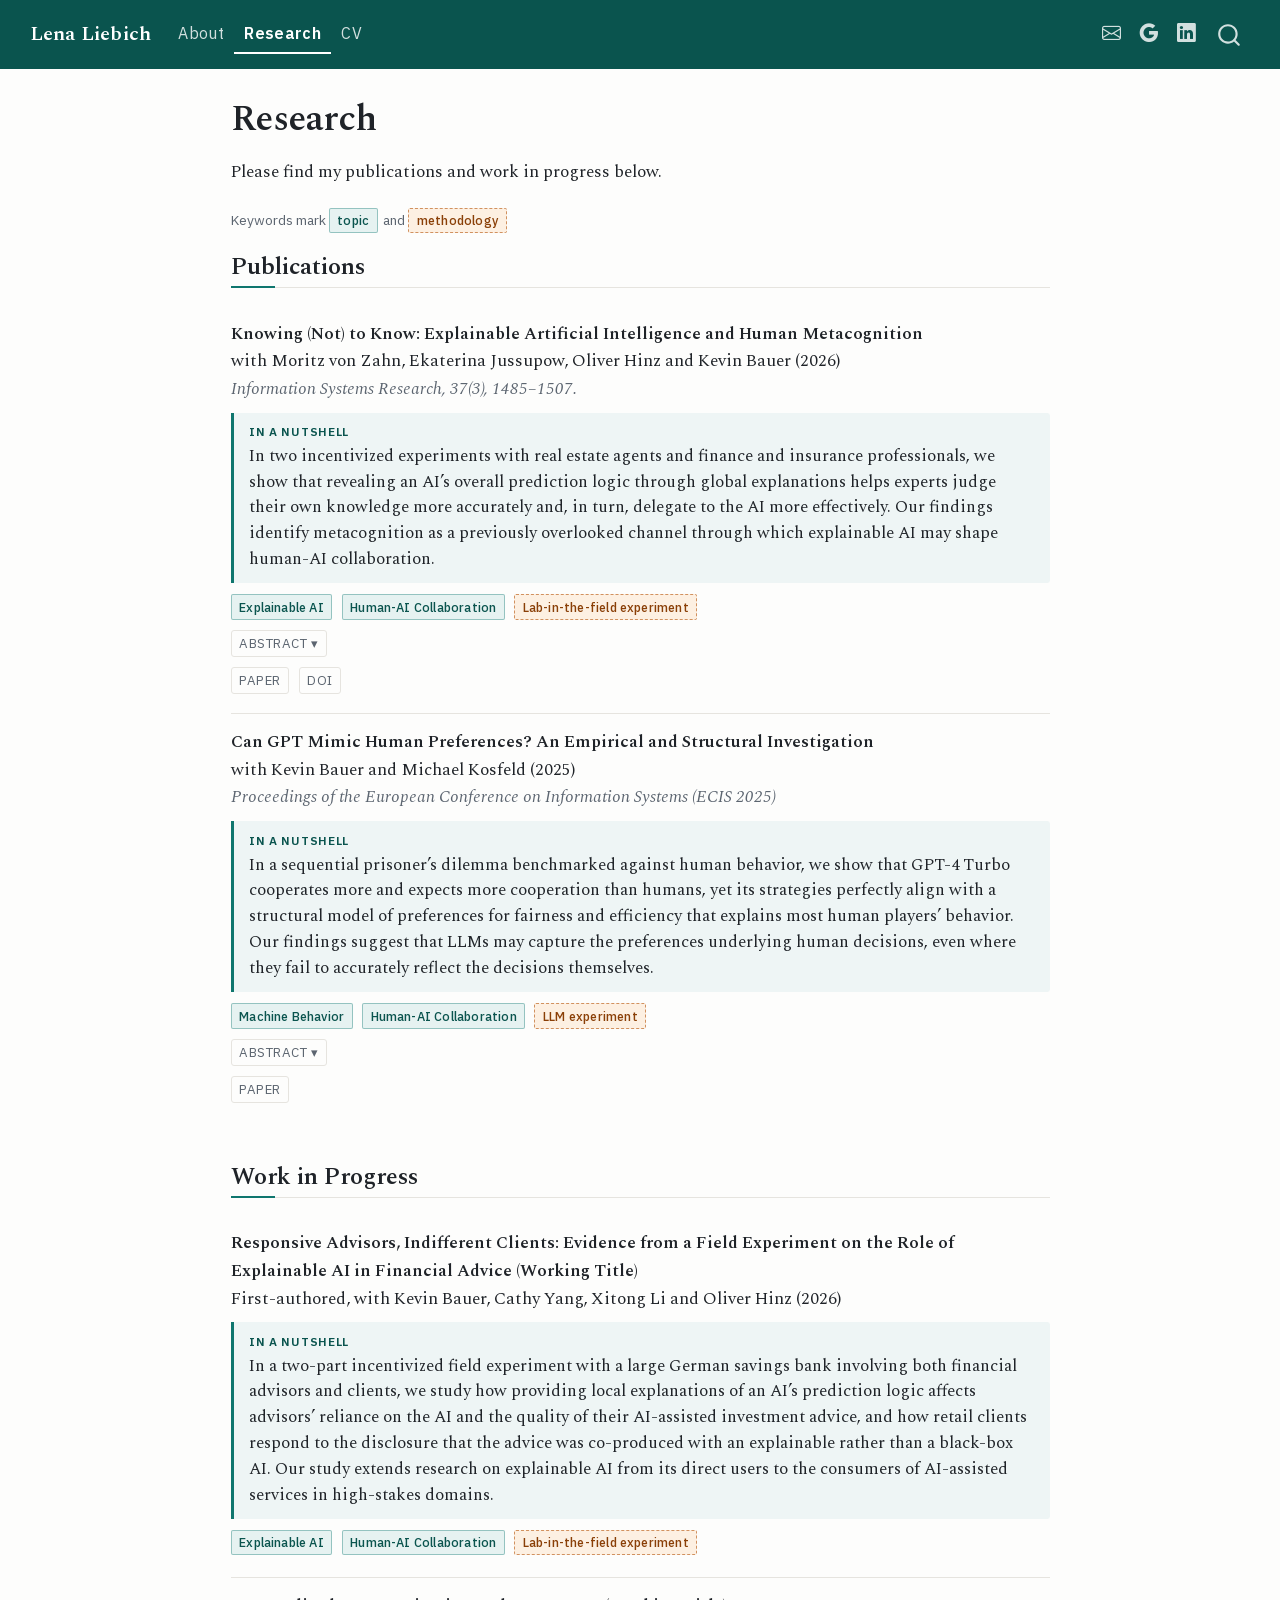
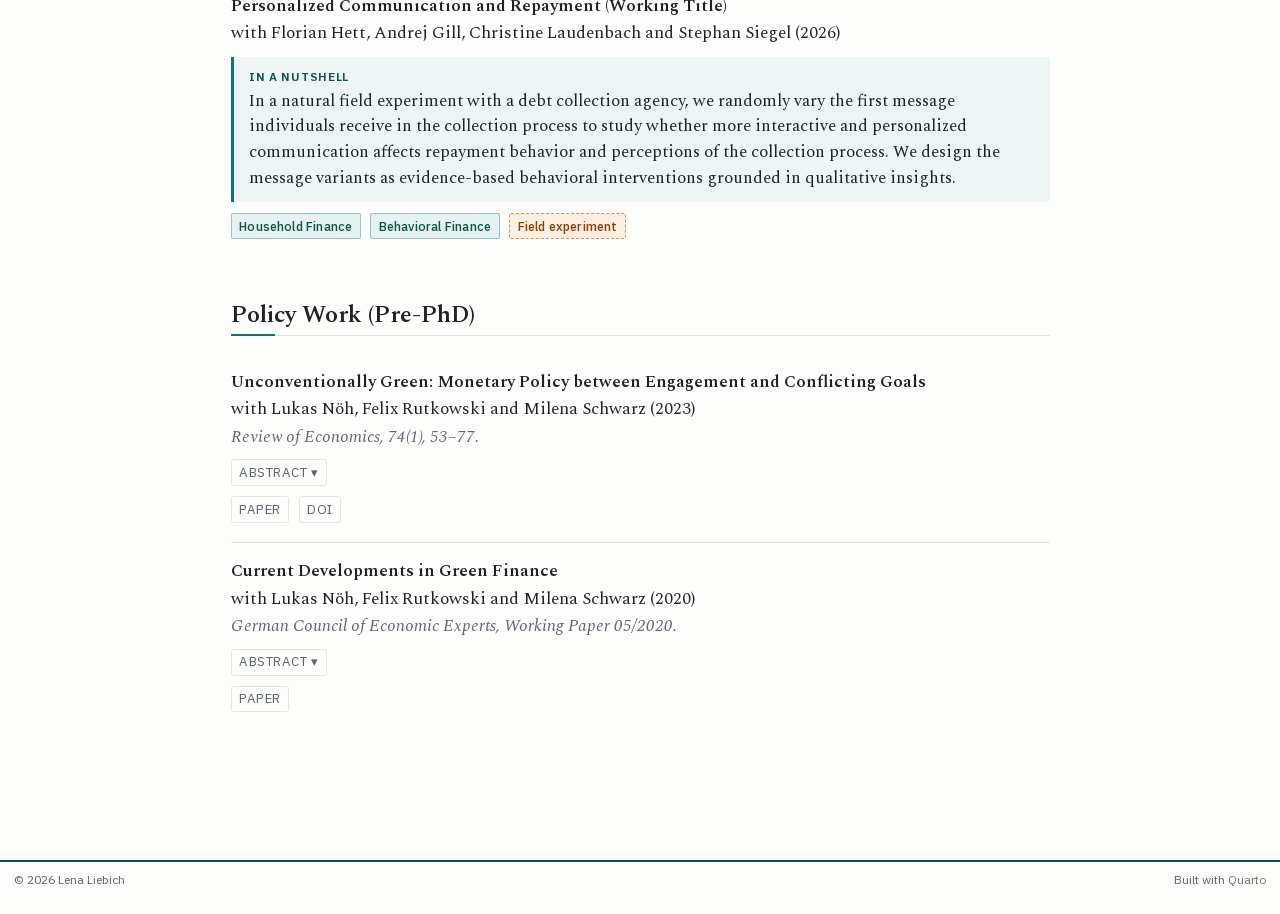
<file: docs/research.html>
<!DOCTYPE html>
<html xmlns="http://www.w3.org/1999/xhtml" lang="en" xml:lang="en"><head>

<meta charset="utf-8">
<meta name="generator" content="quarto-1.10.18">

<meta name="viewport" content="width=device-width, initial-scale=1.0, user-scalable=yes">

<meta name="description" content="Publications and working papers by Lena Liebich on explainable AI, human-AI collaboration and household finance, in Information Systems Research and ECIS.">

<title>Research – Lena Liebich</title>
<style>
/* Default styles provided by pandoc.
** See https://pandoc.org/MANUAL.html#variables-for-html for config info.
*/
span.smallcaps{font-variant: small-caps;}
div.columns{display: flex; gap: 1.5em;}
div.column{flex: auto;}
@media screen {
div.columns{gap: min(4vw, 1.5em);}
div.column{overflow-x: auto;}
}
div.hanging-indent{margin-left: 1.5em; text-indent: -1.5em;}
ul.task-list{list-style: none;}
ul.task-list li input[type="checkbox"] {
  width: 0.8em;
  margin: 0 0.8em 0.2em -1em; /* quarto-specific, see https://github.com/quarto-dev/quarto-cli/issues/4556 */ 
  vertical-align: middle;
}
</style>


<script src="site_libs/quarto-nav/quarto-nav.js"></script>
<script src="site_libs/clipboard/clipboard.min.js"></script>
<script src="site_libs/quarto-search/autocomplete.umd.js"></script>
<script src="site_libs/quarto-search/fuse.min.js"></script>
<script src="site_libs/quarto-search/quarto-search.js"></script>
<meta name="quarto:offset" content="./">
<script src="site_libs/quarto-html/quarto.js" type="module"></script>
<script src="site_libs/quarto-html/tabsets/tabsets.js" type="module"></script>
<script src="site_libs/quarto-html/popper.min.js"></script>
<script src="site_libs/quarto-html/tippy.umd.min.js"></script>
<link href="site_libs/quarto-html/tippy.css" rel="stylesheet">
<link href="site_libs/quarto-html/quarto-syntax-highlighting-64a204ab8560d761af7679ceaba22944.css" rel="stylesheet" id="quarto-text-highlighting-styles">
<script src="site_libs/bootstrap/bootstrap.min.js"></script>
<link href="site_libs/bootstrap/bootstrap-icons.css" rel="stylesheet">
<link href="site_libs/bootstrap/bootstrap-52e6a389ae7dff65e3b868f51e9cb69d.min.css" rel="stylesheet" append-hash="true" id="quarto-bootstrap" data-mode="light">
<script id="quarto-search-options" type="application/json">{
  "location": "navbar",
  "copy-button": false,
  "collapse-after": 3,
  "panel-placement": "end",
  "type": "overlay",
  "limit": 50,
  "keyboard-shortcut": [
    "f",
    "/",
    "s"
  ],
  "show-item-context": false,
  "language": {
    "search-no-results-text": "No results",
    "search-matching-documents-text": "matching documents",
    "search-copy-link-title": "Copy link to search",
    "search-hide-matches-text": "Hide additional matches",
    "search-more-match-text": "more match in this document",
    "search-more-matches-text": "more matches in this document",
    "search-clear-button-title": "Clear",
    "search-text-placeholder": "",
    "search-detached-cancel-button-title": "Cancel",
    "search-submit-button-title": "Submit",
    "search-label": "Search"
  }
}</script>
<style>html{ scroll-behavior: smooth; }</style>
<script data-goatcounter="https://lenaliebich.goatcounter.com/count" async="" src="https://gc.zgo.at/count.v5.js" crossorigin="anonymous" integrity="sha384-atnOLvQb9t+jTSipvd75X2yginT4PjVbqDdlJAmxMm+wYElFmeR6EmLP5bYeoRVQ"></script>


<link rel="stylesheet" href="assets/fonts/fonts.css">
<meta property="og:title" content="Research – Lena Liebich">
<meta property="og:description" content="Publications and working papers by Lena Liebich on explainable AI, human-AI collaboration and household finance, in Information Systems Research and ECIS.">
<meta property="og:image" content="https://lenaliebich.github.io/assets/img/profile.jpg">
<meta property="og:site_name" content="Lena Liebich">
<meta name="twitter:title" content="Research – Lena Liebich">
<meta name="twitter:description" content="Publications and working papers by Lena Liebich on explainable AI, human-AI collaboration and household finance, in Information Systems Research and ECIS.">
<meta name="twitter:image" content="https://lenaliebich.github.io/assets/img/profile.jpg">
<meta name="twitter:card" content="summary_large_image">
<link rel="canonical" href="https://lenaliebich.github.io/research.html">
</head>

<body class="nav-fixed fullcontent quarto-light">

<div id="quarto-search-results"></div>
  <header id="quarto-header" class="headroom fixed-top">
    <nav class="navbar navbar-expand-lg " data-bs-theme="dark">
      <div class="navbar-container container-fluid">
      <div class="navbar-brand-container mx-auto">
    <a class="navbar-brand" href="./index.html">
    <span class="navbar-title">Lena Liebich</span>
    </a>
  </div>
            <div id="quarto-search" class="" title="Search"></div>
          <button class="navbar-toggler" type="button" data-bs-toggle="collapse" data-bs-target="#navbarCollapse" aria-controls="navbarCollapse" role="menu" aria-expanded="false" aria-label="Toggle navigation" onclick="if (window.quartoToggleHeadroom) { window.quartoToggleHeadroom(); }">
  <span class="navbar-toggler-icon"></span>
</button>
          <div class="collapse navbar-collapse" id="navbarCollapse">
            <ul class="navbar-nav navbar-nav-scroll me-auto">
  <li class="nav-item">
    <a class="nav-link" href="./index.html"> 
<span class="menu-text">About</span></a>
  </li>  
  <li class="nav-item">
    <a class="nav-link active" href="./research.html" aria-current="page"> 
<span class="menu-text">Research</span></a>
  </li>  
  <li class="nav-item">
    <a class="nav-link" href="./cv.html"> 
<span class="menu-text">CV</span></a>
  </li>  
</ul>
            <ul class="navbar-nav navbar-nav-scroll ms-auto">
  <li class="nav-item compact">
    <a class="nav-link" href="mailto:lliebich@hbs.edu"> <i class="bi bi-envelope" role="img" aria-label="Email">
</i> 
<span class="menu-text"></span></a>
  </li>  
  <li class="nav-item compact">
    <a class="nav-link" href="https://scholar.google.com/citations?user=cl_MymMAAAAJ" rel="noopener noreferrer" target="_blank"> <i class="bi bi-google" role="img" aria-label="Google Scholar">
</i> 
<span class="menu-text"></span></a>
  </li>  
  <li class="nav-item compact">
    <a class="nav-link" href="https://www.linkedin.com/in/lena-liebich" rel="noopener noreferrer" target="_blank"> <i class="bi bi-linkedin" role="img" aria-label="LinkedIn">
</i> 
<span class="menu-text"></span></a>
  </li>  
</ul>
          </div> <!-- /navcollapse -->
            <div class="quarto-navbar-tools">
</div>
      </div> <!-- /container-fluid -->
    </nav>
</header>
<!-- content -->
<div id="quarto-content" class="quarto-container page-columns page-rows-contents page-layout-article page-navbar">
<!-- sidebar -->
<!-- margin-sidebar -->
    
<!-- main -->
<main class="content" id="quarto-document-content">

<header id="title-block-header" class="quarto-title-block default">
<div class="quarto-title">
<h1 class="title">Research</h1>
</div>



<div class="quarto-title-meta">

    
  
    
  </div>
  


</header>


<p>Please find my publications and work in progress below.</p>
<div class="kw-legend">
<p>Keywords mark <span class="kw-topic">topic</span> and <span class="kw-method">methodology</span></p>
</div>
<section id="publications" class="level2">
<h2 data-anchor-id="publications">Publications</h2>
<div class="pub">
<p><span class="pub-title">Knowing (Not) to Know: Explainable Artificial Intelligence and Human Metacognition</span><br> with Moritz von Zahn, Ekaterina Jussupow, Oliver Hinz and Kevin Bauer (2026)<br> <span class="pub-venue"><em>Information Systems Research</em>, 37(3), 1485–1507.</span></p>
<div class="pub-summary">
<p>In two incentivized experiments with real estate agents and finance and insurance professionals, we show that revealing an AI’s overall prediction logic through global explanations helps experts judge their own knowledge more accurately and, in turn, delegate to the AI more effectively. Our findings identify metacognition as a previously overlooked channel through which explainable AI may shape human-AI collaboration.</p>
</div>
<p><span class="kw-topic">Explainable AI</span> <span class="kw-topic">Human-AI Collaboration</span> <span class="kw-method">Lab-in-the-field experiment</span></p>
<details class="abstract">
<summary>
Abstract
</summary>
<p>The use of explainable artificial intelligence (XAI) to render black-box artificial intelligence (AI) more interpretable to humans is gaining practical relevance. Prior research has shown that XAI can influence how humans “think”. Yet, little is known about whether XAI also affects how people “think about their thinking” (i.e., their metacognitive processes). We address this gap by investigating whether XAI affects metacognitive processes that guide human confidence judgments about their ability to perform a task and thereby, their decision whether to delegate the task to AI. We conducted two incentivized experiments in which domain experts repeatedly performed prediction tasks, with the option to delegate each task to an AI. We exogenously varied whether participants initially received explanations about AI’s overall prediction logic. We find that AI explanations improve how well humans understand their own ability to perform the task (metacognitive accuracy). This improvement causally increases both the frequency and effectiveness of human-to-AI delegation. Additional analyses show that these effects primarily occur when explanations reveal to humans that AI’s prediction logic diverges from their own, leading to a systematic reduction of overconfidence. Our findings highlight metacognitive processes as a central, previously overlooked channel through which AI explanations can influence human-AI collaboration. We discuss practical implications of our results for organizations implementing XAI to comply with regulatory transparency requirements as, for example, outlined in the European Union Artificial Intelligence Act.</p>
</details>
<p><a href="https://pubsonline.informs.org/doi/10.1287/isre.2024.1431" class="badge-link" target="_blank" rel="noopener noreferrer">Paper</a> <a href="https://doi.org/10.1287/isre.2024.1431" class="badge-link" target="_blank" rel="noopener noreferrer">DOI</a></p>
</div>
<div class="pub">
<p><span class="pub-title">Can GPT Mimic Human Preferences? An Empirical and Structural Investigation</span><br> with Kevin Bauer and Michael Kosfeld (2025)<br> <span class="pub-venue"><em>Proceedings of the European Conference on Information Systems (ECIS 2025)</em></span></p>
<div class="pub-summary">
<p>In a sequential prisoner’s dilemma benchmarked against human behavior, we show that GPT-4 Turbo cooperates more and expects more cooperation than humans, yet its strategies perfectly align with a structural model of preferences for fairness and efficiency that explains most human players’ behavior. Our findings suggest that LLMs may capture the preferences underlying human decisions, even where they fail to accurately reflect the decisions themselves.</p>
</div>
<p><span class="kw-topic">Machine Behavior</span> <span class="kw-topic">Human-AI Collaboration</span> <span class="kw-method">LLM experiment</span></p>
<details class="abstract">
<summary>
Abstract
</summary>
<p>We examine the depth of large language models’ (LLMs) potential to serve as tools for simulating human decision-making processes. Using GPT-4 Turbo in a sequential prisoner’s dilemma, we find significant discrepancies between LLM-generated and human behaviors: GPT consistently exhibits a higher propensity to cooperate and forms overly optimistic expectations of human cooperation, leading to outcomes that diverge from observed human decision-making patterns. Yet, GPT’s decisions do not appear random; they align with a formal model of human preferences for fairness and efficiency that explains the behavior of most human participants in similar settings. We find a striking contrast: while GPT may fall short as accurate surrogate for human decisions at the surface level, the model nonetheless exhibits a capacity to reflect the underlying preferences that drive human behavior in strategic contexts. Our findings have implications for LLMs’ potential to serve as a managerial or research tool in simulating human behaviors.</p>
</details>
<p><a href="https://aisel.aisnet.org/ecis2025/ai_anthro/ai_anthro/4/" class="badge-link" target="_blank" rel="noopener noreferrer">Paper</a></p>
</div>
</section>
<section id="work-in-progress" class="level2">
<h2 data-anchor-id="work-in-progress">Work in Progress</h2>
<div class="pub">
<p><span class="pub-title">Responsive Advisors, Indifferent Clients: Evidence from a Field Experiment on the Role of Explainable AI in Financial Advice (Working Title)</span><br> First-authored, with Kevin Bauer, Cathy Yang, Xitong Li and Oliver Hinz (2026)</p>
<div class="pub-summary">
<p>In a two-part incentivized field experiment with a large German savings bank involving both financial advisors and clients, we study how providing local explanations of an AI’s prediction logic affects advisors’ reliance on the AI and the quality of their AI-assisted investment advice, and how retail clients respond to the disclosure that the advice was co-produced with an explainable rather than a black-box AI. Our study extends research on explainable AI from its direct users to the consumers of AI-assisted services in high-stakes domains.</p>
</div>
<p><span class="kw-topic">Explainable AI</span> <span class="kw-topic">Human-AI Collaboration</span> <span class="kw-method">Lab-in-the-field experiment</span></p>
</div>
<div class="pub">
<p><span class="pub-title">Personalized Communication and Repayment (Working Title)</span><br> with Florian Hett, Andrej Gill, Christine Laudenbach and Stephan Siegel (2026)</p>
<div class="pub-summary">
<p>In a natural field experiment with a debt collection agency, we randomly vary the first message individuals receive in the collection process to study whether more interactive and personalized communication affects repayment behavior and perceptions of the collection process. We design the message variants as evidence-based behavioral interventions grounded in qualitative insights.</p>
</div>
<p><span class="kw-topic">Household Finance</span> <span class="kw-topic">Behavioral Finance</span> <span class="kw-method">Field experiment</span></p>
</div>
</section>
<section id="policy-work-pre-phd" class="level2">
<h2 data-anchor-id="policy-work-pre-phd">Policy Work (Pre-PhD)</h2>
<div class="pub">
<p><span class="pub-title">Unconventionally Green: Monetary Policy between Engagement and Conflicting Goals</span><br> with Lukas Nöh, Felix Rutkowski and Milena Schwarz (2023)<br> <span class="pub-venue"><em>Review of Economics</em>, 74(1), 53–77.</span></p>
<details class="abstract">
<summary>
Abstract
</summary>
<p>We study the potential role of the ECB in supporting the transition to a low-carbon economy by decarbonizing the corporate sector purchase programme (CSPP). We demonstrate that the carbon intensity of CSPP purchases is determined by three main factors: First, by the CSPP-eligibility criteria, as these tend to exclude bonds from low-emission sectors. Second, by the underlying structure of the bond market, as this tends to be skewed towards carbon-intensive sectors. Third, among the eligible bonds, the ECB tends to select those from relatively emission-intensive sectors. To decarbonize the CSPP, the ECB can theoretically act along these three lines: (i) adjust the CSPP-eligibility criteria to expand the range of eligible low-carbon assets, (ii), revise the principle of market neutrality to tilt the CSPP portfolio towards low-carbon companies, or, (iii), purchase so far neglected low-carbon bonds within the current eligibility and market neutrality framework. As all approaches have either very limited effects or are associated with significant theoretical and practical concerns, we conclude that their contribution to the success of active green monetary policy is not guaranteed, while at the same time risks arise for a monetary policy that targets price stability.</p>
</details>
<p><a href="https://www.degruyterbrill.com/document/doi/10.1515/roe-2023-0024/html" class="badge-link" target="_blank" rel="noopener noreferrer">Paper</a> <a href="https://doi.org/10.1515/roe-2023-0024" class="badge-link" target="_blank" rel="noopener noreferrer">DOI</a></p>
</div>
<div class="pub">
<p><span class="pub-title">Current Developments in Green Finance</span><br> with Lukas Nöh, Felix Rutkowski and Milena Schwarz (2020)<br> <span class="pub-venue">German Council of Economic Experts, Working Paper 05/2020.</span></p>
<details class="abstract">
<summary>
Abstract
</summary>
<p>The transformation of economies towards significantly reduced CO2 consumption raises high investment and capital requirements. Financial and capital markets can help to mobilize the necessary funds for global investment needs and to steer capital towards sustainable investments. Moreover, potential disruptive impacts of climate change on the financial system have started to become more apparent recently and require central banks, regulators and supervisors to take a conscious look at the risks and opportunities of climate change for financial intermediaries and markets. This article offers a comprehensive discussion on how green finance has been evolving thus far and explores the opportunities and key developments ahead with particular emphasis on four selected highly topical issues: 1) the introduction of German green government bonds, 2) obstacles to the correct pricing of climate-related risks, 3) the EU taxonomy that has recently been put forward to develop a uniform classification of sustainable economic activities as well as 4) the role of central banks in fostering the transition to a low-carbon economy.</p>
</details>
<p><a href="https://www.sachverstaendigenrat-wirtschaft.de/fileadmin/dateiablage/Arbeitspapiere/Arbeitspapier_05_2020.pdf" class="badge-link" target="_blank" rel="noopener noreferrer">Paper</a></p>
</div>


</section>

</main> <!-- /main -->
<script id="quarto-html-after-body" type="application/javascript">
  window.document.addEventListener("DOMContentLoaded", function (event) {
    const isCodeAnnotation = (el) => {
      for (const clz of el.classList) {
        if (clz.startsWith('code-annotation-')) {                     
          return true;
        }
      }
      return false;
    }
    const onCopySuccess = function(e) {
      // button target
      const button = e.trigger;
      // don't keep focus
      button.blur();
      // flash "checked"
      button.classList.add('code-copy-button-checked');
      var currentTitle = button.getAttribute("title");
      button.setAttribute("title", "Copied!");
      let tooltip;
      if (window.bootstrap) {
        button.setAttribute("data-bs-toggle", "tooltip");
        button.setAttribute("data-bs-placement", "left");
        button.setAttribute("data-bs-title", "Copied!");
        tooltip = new bootstrap.Tooltip(button, 
          { trigger: "manual", 
            customClass: "code-copy-button-tooltip",
            offset: [0, -8]});
        tooltip.show();    
      }
      setTimeout(function() {
        if (tooltip) {
          tooltip.hide();
          button.removeAttribute("data-bs-title");
          button.removeAttribute("data-bs-toggle");
          button.removeAttribute("data-bs-placement");
        }
        button.setAttribute("title", currentTitle);
        button.classList.remove('code-copy-button-checked');
      }, 1000);
      // clear code selection
      e.clearSelection();
    }
    const getTextToCopy = function(trigger) {
      const outerScaffold = trigger.parentElement.cloneNode(true);
      const codeEl = outerScaffold.querySelector('code');
      for (const childEl of codeEl.children) {
        if (isCodeAnnotation(childEl)) {
          childEl.remove();
        }
      }
      return codeEl.innerText;
    }
    const clipboard = new window.ClipboardJS('.code-copy-button:not([data-in-quarto-modal])', {
      text: getTextToCopy
    });
    clipboard.on('success', onCopySuccess);
    if (window.document.getElementById('quarto-embedded-source-code-modal')) {
      const clipboardModal = new window.ClipboardJS('.code-copy-button[data-in-quarto-modal]', {
        text: getTextToCopy,
        container: window.document.getElementById('quarto-embedded-source-code-modal')
      });
      clipboardModal.on('success', onCopySuccess);
    }
      var localhostRegex = new RegExp(/^(?:http|https):\/\/localhost\:?[0-9]*\//);
      var mailtoRegex = new RegExp(/^mailto:/);
        var filterRegex = new RegExp("https:\/\/lenaliebich\.github\.io");
      var isInternal = (href) => {
          return filterRegex.test(href) || localhostRegex.test(href) || mailtoRegex.test(href);
      }
      // Inspect non-navigation links and adorn them if external
     var links = window.document.querySelectorAll('a[href]:not(.nav-link):not(.navbar-brand):not(.toc-action):not(.sidebar-link):not(.sidebar-item-toggle):not(.pagination-link):not(.no-external):not([aria-hidden]):not(.dropdown-item):not(.quarto-navigation-tool):not(.about-link)');
      for (var i=0; i<links.length; i++) {
        const link = links[i];
        if (!isInternal(link.href)) {
          // undo the damage that might have been done by quarto-nav.js in the case of
          // links that we want to consider external
          if (link.dataset.originalHref !== undefined) {
            link.href = link.dataset.originalHref;
          }
        }
      }
    function tippyHover(el, contentFn, onTriggerFn, onUntriggerFn) {
      const config = {
        allowHTML: true,
        maxWidth: 500,
        delay: 100,
        arrow: false,
        appendTo: function(el) {
            return el.parentElement;
        },
        interactive: true,
        interactiveBorder: 10,
        theme: 'quarto',
        placement: 'bottom-start',
      };
      if (contentFn) {
        config.content = contentFn;
      }
      if (onTriggerFn) {
        config.onTrigger = onTriggerFn;
      }
      if (onUntriggerFn) {
        config.onUntrigger = onUntriggerFn;
      }
      window.tippy(el, config); 
    }
    const noterefs = window.document.querySelectorAll('a[role="doc-noteref"]');
    for (var i=0; i<noterefs.length; i++) {
      const ref = noterefs[i];
      tippyHover(ref, function() {
        // use id or data attribute instead here
        let href = ref.getAttribute('data-footnote-href') || ref.getAttribute('href');
        try { href = new URL(href).hash; } catch {}
        const id = href.replace(/^#\/?/, "");
        const note = window.document.getElementById(id);
        if (note) {
          return note.innerHTML;
        } else {
          return "";
        }
      });
    }
    const xrefs = window.document.querySelectorAll('a.quarto-xref');
    const processXRef = (id, note) => {
      // Strip column container classes
      const stripColumnClz = (el) => {
        el.classList.remove("page-full", "page-columns");
        if (el.children) {
          for (const child of el.children) {
            stripColumnClz(child);
          }
        }
      }
      stripColumnClz(note)
      if (id === null || id.startsWith('sec-')) {
        // Special case sections, only their first couple elements
        const container = document.createElement("div");
        if (note.children && note.children.length > 2) {
          container.appendChild(note.children[0].cloneNode(true));
          for (let i = 1; i < note.children.length; i++) {
            const child = note.children[i];
            if (child.tagName === "P" && child.innerText === "") {
              continue;
            } else {
              container.appendChild(child.cloneNode(true));
              break;
            }
          }
          if (window.Quarto?.typesetMath) {
            window.Quarto.typesetMath(container);
          }
          return container.innerHTML
        } else {
          if (window.Quarto?.typesetMath) {
            window.Quarto.typesetMath(note);
          }
          return note.innerHTML;
        }
      } else {
        // Remove any anchor links if they are present
        const anchorLink = note.querySelector('a.anchorjs-link');
        if (anchorLink) {
          anchorLink.remove();
        }
        if (window.Quarto?.typesetMath) {
          window.Quarto.typesetMath(note);
        }
        if (note.classList.contains("callout")) {
          return note.outerHTML;
        } else {
          return note.innerHTML;
        }
      }
    }
    for (var i=0; i<xrefs.length; i++) {
      const xref = xrefs[i];
      tippyHover(xref, undefined, function(instance) {
        instance.disable();
        let url = xref.getAttribute('href');
        let hash = undefined; 
        if (url.startsWith('#')) {
          hash = url;
        } else {
          try { hash = new URL(url).hash; } catch {}
        }
        if (hash) {
          const id = hash.replace(/^#\/?/, "");
          const note = window.document.getElementById(id);
          if (note !== null) {
            try {
              const html = processXRef(id, note.cloneNode(true));
              instance.setContent(html);
            } finally {
              instance.enable();
              instance.show();
            }
          } else {
            // See if we can fetch this
            fetch(url.split('#')[0])
            .then(res => res.text())
            .then(html => {
              const parser = new DOMParser();
              const htmlDoc = parser.parseFromString(html, "text/html");
              const note = htmlDoc.getElementById(id);
              if (note !== null) {
                const html = processXRef(id, note);
                instance.setContent(html);
              } 
            }).finally(() => {
              instance.enable();
              instance.show();
            });
          }
        } else {
          // See if we can fetch a full url (with no hash to target)
          // This is a special case and we should probably do some content thinning / targeting
          fetch(url)
          .then(res => res.text())
          .then(html => {
            const parser = new DOMParser();
            const htmlDoc = parser.parseFromString(html, "text/html");
            const note = htmlDoc.querySelector('main.content');
            if (note !== null) {
              // This should only happen for chapter cross references
              // (since there is no id in the URL)
              // remove the first header
              if (note.children.length > 0 && note.children[0].tagName === "HEADER") {
                note.children[0].remove();
              }
              const html = processXRef(null, note);
              instance.setContent(html);
            } 
          }).finally(() => {
            instance.enable();
            instance.show();
          });
        }
      }, function(instance) {
      });
    }
        let selectedAnnoteEl;
        const selectorForAnnotation = ( cell, annotation) => {
          let cellAttr = 'data-code-cell="' + cell + '"';
          let lineAttr = 'data-code-annotation="' +  annotation + '"';
          const selector = 'span[' + cellAttr + '][' + lineAttr + ']';
          return selector;
        }
        const selectCodeLines = (annoteEl) => {
          const doc = window.document;
          const targetCell = annoteEl.getAttribute("data-target-cell");
          const targetAnnotation = annoteEl.getAttribute("data-target-annotation");
          const annoteSpan = window.document.querySelector(selectorForAnnotation(targetCell, targetAnnotation));
          const lines = annoteSpan.getAttribute("data-code-lines").split(",");
          const lineIds = lines.map((line) => {
            return targetCell + "-" + line;
          })
          let top = null;
          let height = null;
          let parent = null;
          if (lineIds.length > 0) {
              //compute the position of the single el (top and bottom and make a div)
              const el = window.document.getElementById(lineIds[0]);
              top = el.offsetTop;
              height = el.offsetHeight;
              parent = el.parentElement.parentElement;
            if (lineIds.length > 1) {
              const lastEl = window.document.getElementById(lineIds[lineIds.length - 1]);
              const bottom = lastEl.offsetTop + lastEl.offsetHeight;
              height = bottom - top;
            }
            if (top !== null && height !== null && parent !== null) {
              // cook up a div (if necessary) and position it 
              let div = window.document.getElementById("code-annotation-line-highlight");
              if (div === null) {
                div = window.document.createElement("div");
                div.setAttribute("id", "code-annotation-line-highlight");
                div.style.position = 'absolute';
                parent.appendChild(div);
              }
              div.style.top = top - 2 + "px";
              div.style.height = height + 4 + "px";
              div.style.left = 0;
              let gutterDiv = window.document.getElementById("code-annotation-line-highlight-gutter");
              if (gutterDiv === null) {
                gutterDiv = window.document.createElement("div");
                gutterDiv.setAttribute("id", "code-annotation-line-highlight-gutter");
                gutterDiv.style.position = 'absolute';
                const codeCell = window.document.getElementById(targetCell);
                const gutter = codeCell.querySelector('.code-annotation-gutter');
                gutter.appendChild(gutterDiv);
              }
              gutterDiv.style.top = top - 2 + "px";
              gutterDiv.style.height = height + 4 + "px";
            }
            selectedAnnoteEl = annoteEl;
          }
        };
        const unselectCodeLines = () => {
          const elementsIds = ["code-annotation-line-highlight", "code-annotation-line-highlight-gutter"];
          elementsIds.forEach((elId) => {
            const div = window.document.getElementById(elId);
            if (div) {
              div.remove();
            }
          });
          selectedAnnoteEl = undefined;
        };
          // Handle positioning of the toggle
      window.addEventListener(
        "resize",
        throttle(() => {
          elRect = undefined;
          if (selectedAnnoteEl) {
            selectCodeLines(selectedAnnoteEl);
          }
        }, 10)
      );
      function throttle(fn, ms) {
      let throttle = false;
      let timer;
        return (...args) => {
          if(!throttle) { // first call gets through
              fn.apply(this, args);
              throttle = true;
          } else { // all the others get throttled
              if(timer) clearTimeout(timer); // cancel #2
              timer = setTimeout(() => {
                fn.apply(this, args);
                timer = throttle = false;
              }, ms);
          }
        };
      }
        // Attach click handler to the DT
        const annoteDls = window.document.querySelectorAll('dt[data-target-cell]');
        for (const annoteDlNode of annoteDls) {
          annoteDlNode.addEventListener('click', (event) => {
            const clickedEl = event.target;
            if (clickedEl !== selectedAnnoteEl) {
              unselectCodeLines();
              const activeEl = window.document.querySelector('dt[data-target-cell].code-annotation-active');
              if (activeEl) {
                activeEl.classList.remove('code-annotation-active');
              }
              selectCodeLines(clickedEl);
              clickedEl.classList.add('code-annotation-active');
            } else {
              // Unselect the line
              unselectCodeLines();
              clickedEl.classList.remove('code-annotation-active');
            }
          });
        }
    const findCites = (el) => {
      const parentEl = el.parentElement;
      if (parentEl) {
        const cites = parentEl.dataset.cites;
        if (cites) {
          return {
            el,
            cites: cites.split(' ')
          };
        } else {
          return findCites(el.parentElement)
        }
      } else {
        return undefined;
      }
    };
    var bibliorefs = window.document.querySelectorAll('a[role="doc-biblioref"]');
    for (var i=0; i<bibliorefs.length; i++) {
      const ref = bibliorefs[i];
      const citeInfo = findCites(ref);
      if (citeInfo) {
        tippyHover(citeInfo.el, function() {
          var popup = window.document.createElement('div');
          citeInfo.cites.forEach(function(cite) {
            var citeDiv = window.document.createElement('div');
            citeDiv.classList.add('hanging-indent');
            citeDiv.classList.add('csl-entry');
            var biblioDiv = window.document.getElementById('ref-' + cite);
            if (biblioDiv) {
              citeDiv.innerHTML = biblioDiv.innerHTML;
            }
            popup.appendChild(citeDiv);
          });
          return popup.innerHTML;
        });
      }
    }
  });
  </script>
</div> <!-- /content -->
<footer class="footer">
  <div class="nav-footer">
    <div class="nav-footer-left">
<p>© 2026 Lena Liebich</p>
</div>   
    <div class="nav-footer-center">
      &nbsp;
    </div>
    <div class="nav-footer-right">
<p>Built with <a href="https://quarto.org" target="_blank" rel="noopener noreferrer">Quarto</a></p>
</div>
  </div>
</footer>




<script src="site_libs/quarto-html/zenscroll-min.js"></script>
</body></html>
</file>
<file: docs/site_libs/quarto-html/tippy.css>
.tippy-box[data-animation=fade][data-state=hidden]{opacity:0}[data-tippy-root]{max-width:calc(100vw - 10px)}.tippy-box{position:relative;background-color:#333;color:#fff;border-radius:4px;font-size:14px;line-height:1.4;white-space:normal;outline:0;transition-property:transform,visibility,opacity}.tippy-box[data-placement^=top]>.tippy-arrow{bottom:0}.tippy-box[data-placement^=top]>.tippy-arrow:before{bottom:-7px;left:0;border-width:8px 8px 0;border-top-color:initial;transform-origin:center top}.tippy-box[data-placement^=bottom]>.tippy-arrow{top:0}.tippy-box[data-placement^=bottom]>.tippy-arrow:before{top:-7px;left:0;border-width:0 8px 8px;border-bottom-color:initial;transform-origin:center bottom}.tippy-box[data-placement^=left]>.tippy-arrow{right:0}.tippy-box[data-placement^=left]>.tippy-arrow:before{border-width:8px 0 8px 8px;border-left-color:initial;right:-7px;transform-origin:center left}.tippy-box[data-placement^=right]>.tippy-arrow{left:0}.tippy-box[data-placement^=right]>.tippy-arrow:before{left:-7px;border-width:8px 8px 8px 0;border-right-color:initial;transform-origin:center right}.tippy-box[data-inertia][data-state=visible]{transition-timing-function:cubic-bezier(.54,1.5,.38,1.11)}.tippy-arrow{width:16px;height:16px;color:#333}.tippy-arrow:before{content:"";position:absolute;border-color:transparent;border-style:solid}.tippy-content{position:relative;padding:5px 9px;z-index:1}
</file>
<file: docs/site_libs/quarto-html/quarto-syntax-highlighting-64a204ab8560d761af7679ceaba22944.css>
/* quarto syntax highlight colors */
:root {
  --quarto-hl-ot-color: #003B4F;
  --quarto-hl-at-color: #657422;
  --quarto-hl-ss-color: #20794D;
  --quarto-hl-an-color: #5E5E5E;
  --quarto-hl-fu-color: #4758AB;
  --quarto-hl-st-color: #20794D;
  --quarto-hl-cf-color: #003B4F;
  --quarto-hl-op-color: #5E5E5E;
  --quarto-hl-er-color: #AD0000;
  --quarto-hl-bn-color: #AD0000;
  --quarto-hl-al-color: #AD0000;
  --quarto-hl-va-color: #111111;
  --quarto-hl-bu-color: inherit;
  --quarto-hl-ex-color: inherit;
  --quarto-hl-pp-color: #AD0000;
  --quarto-hl-in-color: #5E5E5E;
  --quarto-hl-vs-color: #20794D;
  --quarto-hl-wa-color: #5E5E5E;
  --quarto-hl-do-color: #5E5E5E;
  --quarto-hl-im-color: #00769E;
  --quarto-hl-ch-color: #20794D;
  --quarto-hl-dt-color: #AD0000;
  --quarto-hl-fl-color: #AD0000;
  --quarto-hl-co-color: #5E5E5E;
  --quarto-hl-cv-color: #5E5E5E;
  --quarto-hl-cn-color: #8f5902;
  --quarto-hl-sc-color: #5E5E5E;
  --quarto-hl-dv-color: #AD0000;
  --quarto-hl-kw-color: #003B4F;
}

/* other quarto variables */
:root {
  --quarto-font-monospace: SFMono-Regular, Menlo, Monaco, Consolas, "Liberation Mono", "Courier New", monospace;
}

/* syntax highlight based on Pandoc's rules */
pre > code.sourceCode > span {
  color: #003B4F;
}

code.sourceCode > span {
  color: #003B4F;
}

div.sourceCode,
div.sourceCode pre.sourceCode {
  color: #003B4F;
}

/* Normal */
code span {
  color: #003B4F;
}

/* Alert */
code span.al {
  color: #AD0000;
  font-style: inherit;
}

/* Annotation */
code span.an {
  color: #5E5E5E;
  font-style: inherit;
}

/* Attribute */
code span.at {
  color: #657422;
  font-style: inherit;
}

/* BaseN */
code span.bn {
  color: #AD0000;
  font-style: inherit;
}

/* BuiltIn */
code span.bu {
  font-style: inherit;
}

/* ControlFlow */
code span.cf {
  color: #003B4F;
  font-weight: bold;
  font-style: inherit;
}

/* Char */
code span.ch {
  color: #20794D;
  font-style: inherit;
}

/* Constant */
code span.cn {
  color: #8f5902;
  font-style: inherit;
}

/* Comment */
code span.co {
  color: #5E5E5E;
  font-style: inherit;
}

/* CommentVar */
code span.cv {
  color: #5E5E5E;
  font-style: italic;
}

/* Documentation */
code span.do {
  color: #5E5E5E;
  font-style: italic;
}

/* DataType */
code span.dt {
  color: #AD0000;
  font-style: inherit;
}

/* DecVal */
code span.dv {
  color: #AD0000;
  font-style: inherit;
}

/* Error */
code span.er {
  color: #AD0000;
  font-style: inherit;
}

/* Extension */
code span.ex {
  font-style: inherit;
}

/* Float */
code span.fl {
  color: #AD0000;
  font-style: inherit;
}

/* Function */
code span.fu {
  color: #4758AB;
  font-style: inherit;
}

/* Import */
code span.im {
  color: #00769E;
  font-style: inherit;
}

/* Information */
code span.in {
  color: #5E5E5E;
  font-style: inherit;
}

/* Keyword */
code span.kw {
  color: #003B4F;
  font-weight: bold;
  font-style: inherit;
}

/* Operator */
code span.op {
  color: #5E5E5E;
  font-style: inherit;
}

/* Other */
code span.ot {
  color: #003B4F;
  font-style: inherit;
}

/* Preprocessor */
code span.pp {
  color: #AD0000;
  font-style: inherit;
}

/* SpecialChar */
code span.sc {
  color: #5E5E5E;
  font-style: inherit;
}

/* SpecialString */
code span.ss {
  color: #20794D;
  font-style: inherit;
}

/* String */
code span.st {
  color: #20794D;
  font-style: inherit;
}

/* Variable */
code span.va {
  color: #111111;
  font-style: inherit;
}

/* VerbatimString */
code span.vs {
  color: #20794D;
  font-style: inherit;
}

/* Warning */
code span.wa {
  color: #5E5E5E;
  font-style: italic;
}

.prevent-inlining {
  content: "</";
}

/*# sourceMappingURL=9d8d5bb603a83b8298b89080a598c93b.css.map */
</file>
<file: docs/assets/fonts/fonts.css>
/*
 * Self-hosted web fonts, so pages make no request to Google Fonts and no
 * visitor's IP address is sent to a third party just to draw the text.
 *
 * These are the exact files Google Fonts served for this site (same request
 * as before: IBM Plex Sans 400/500/600; Spectral 300/400/600 and italic
 * 400/600), so the type looks the same. Only the latin and latin-ext subsets
 * are kept; together they cover every character on the site, and a browser
 * fetches latin-ext only when a page uses one of its characters.
 *
 * IBM Plex Sans is a variable font: one file per subset covers weights
 * 400-600. Spectral has one file per weight and style.
 *
 * Both families are under the SIL Open Font License 1.1; see OFL-*.txt.
 */

/* IBM Plex Sans normal 400-600, latin */
@font-face {
  font-family: "IBM Plex Sans";
  font-style: normal;
  font-weight: 400 600;
  font-display: swap;
  src: url("ibm-plex-sans-latin.woff2") format("woff2");
  unicode-range: U+0000-00FF, U+0131, U+0152-0153, U+02BB-02BC, U+02C6, U+02DA, U+02DC, U+0304, U+0308, U+0329, U+2000-206F, U+20AC, U+2122, U+2191, U+2193, U+2212, U+2215, U+FEFF, U+FFFD;
}

/* IBM Plex Sans normal 400-600, latin-ext */
@font-face {
  font-family: "IBM Plex Sans";
  font-style: normal;
  font-weight: 400 600;
  font-display: swap;
  src: url("ibm-plex-sans-latin-ext.woff2") format("woff2");
  unicode-range: U+0100-02BA, U+02BD-02C5, U+02C7-02CC, U+02CE-02D7, U+02DD-02FF, U+0304, U+0308, U+0329, U+1D00-1DBF, U+1E00-1E9F, U+1EF2-1EFF, U+2020, U+20A0-20AB, U+20AD-20C4, U+2113, U+2C60-2C7F, U+A720-A7FF;
}

/* Spectral normal 300, latin */
@font-face {
  font-family: "Spectral";
  font-style: normal;
  font-weight: 300;
  font-display: swap;
  src: url("spectral-300-latin.woff2") format("woff2");
  unicode-range: U+0000-00FF, U+0131, U+0152-0153, U+02BB-02BC, U+02C6, U+02DA, U+02DC, U+0304, U+0308, U+0329, U+2000-206F, U+20AC, U+2122, U+2191, U+2193, U+2212, U+2215, U+FEFF, U+FFFD;
}

/* Spectral normal 300, latin-ext */
@font-face {
  font-family: "Spectral";
  font-style: normal;
  font-weight: 300;
  font-display: swap;
  src: url("spectral-300-latin-ext.woff2") format("woff2");
  unicode-range: U+0100-02BA, U+02BD-02C5, U+02C7-02CC, U+02CE-02D7, U+02DD-02FF, U+0304, U+0308, U+0329, U+1D00-1DBF, U+1E00-1E9F, U+1EF2-1EFF, U+2020, U+20A0-20AB, U+20AD-20C4, U+2113, U+2C60-2C7F, U+A720-A7FF;
}

/* Spectral normal 400, latin */
@font-face {
  font-family: "Spectral";
  font-style: normal;
  font-weight: 400;
  font-display: swap;
  src: url("spectral-400-latin.woff2") format("woff2");
  unicode-range: U+0000-00FF, U+0131, U+0152-0153, U+02BB-02BC, U+02C6, U+02DA, U+02DC, U+0304, U+0308, U+0329, U+2000-206F, U+20AC, U+2122, U+2191, U+2193, U+2212, U+2215, U+FEFF, U+FFFD;
}

/* Spectral normal 400, latin-ext */
@font-face {
  font-family: "Spectral";
  font-style: normal;
  font-weight: 400;
  font-display: swap;
  src: url("spectral-400-latin-ext.woff2") format("woff2");
  unicode-range: U+0100-02BA, U+02BD-02C5, U+02C7-02CC, U+02CE-02D7, U+02DD-02FF, U+0304, U+0308, U+0329, U+1D00-1DBF, U+1E00-1E9F, U+1EF2-1EFF, U+2020, U+20A0-20AB, U+20AD-20C4, U+2113, U+2C60-2C7F, U+A720-A7FF;
}

/* Spectral normal 600, latin */
@font-face {
  font-family: "Spectral";
  font-style: normal;
  font-weight: 600;
  font-display: swap;
  src: url("spectral-600-latin.woff2") format("woff2");
  unicode-range: U+0000-00FF, U+0131, U+0152-0153, U+02BB-02BC, U+02C6, U+02DA, U+02DC, U+0304, U+0308, U+0329, U+2000-206F, U+20AC, U+2122, U+2191, U+2193, U+2212, U+2215, U+FEFF, U+FFFD;
}

/* Spectral normal 600, latin-ext */
@font-face {
  font-family: "Spectral";
  font-style: normal;
  font-weight: 600;
  font-display: swap;
  src: url("spectral-600-latin-ext.woff2") format("woff2");
  unicode-range: U+0100-02BA, U+02BD-02C5, U+02C7-02CC, U+02CE-02D7, U+02DD-02FF, U+0304, U+0308, U+0329, U+1D00-1DBF, U+1E00-1E9F, U+1EF2-1EFF, U+2020, U+20A0-20AB, U+20AD-20C4, U+2113, U+2C60-2C7F, U+A720-A7FF;
}

/* Spectral italic 400, latin */
@font-face {
  font-family: "Spectral";
  font-style: italic;
  font-weight: 400;
  font-display: swap;
  src: url("spectral-400-italic-latin.woff2") format("woff2");
  unicode-range: U+0000-00FF, U+0131, U+0152-0153, U+02BB-02BC, U+02C6, U+02DA, U+02DC, U+0304, U+0308, U+0329, U+2000-206F, U+20AC, U+2122, U+2191, U+2193, U+2212, U+2215, U+FEFF, U+FFFD;
}

/* Spectral italic 400, latin-ext */
@font-face {
  font-family: "Spectral";
  font-style: italic;
  font-weight: 400;
  font-display: swap;
  src: url("spectral-400-italic-latin-ext.woff2") format("woff2");
  unicode-range: U+0100-02BA, U+02BD-02C5, U+02C7-02CC, U+02CE-02D7, U+02DD-02FF, U+0304, U+0308, U+0329, U+1D00-1DBF, U+1E00-1E9F, U+1EF2-1EFF, U+2020, U+20A0-20AB, U+20AD-20C4, U+2113, U+2C60-2C7F, U+A720-A7FF;
}

/* Spectral italic 600, latin */
@font-face {
  font-family: "Spectral";
  font-style: italic;
  font-weight: 600;
  font-display: swap;
  src: url("spectral-600-italic-latin.woff2") format("woff2");
  unicode-range: U+0000-00FF, U+0131, U+0152-0153, U+02BB-02BC, U+02C6, U+02DA, U+02DC, U+0304, U+0308, U+0329, U+2000-206F, U+20AC, U+2122, U+2191, U+2193, U+2212, U+2215, U+FEFF, U+FFFD;
}

/* Spectral italic 600, latin-ext */
@font-face {
  font-family: "Spectral";
  font-style: italic;
  font-weight: 600;
  font-display: swap;
  src: url("spectral-600-italic-latin-ext.woff2") format("woff2");
  unicode-range: U+0100-02BA, U+02BD-02C5, U+02C7-02CC, U+02CE-02D7, U+02DD-02FF, U+0304, U+0308, U+0329, U+1D00-1DBF, U+1E00-1E9F, U+1EF2-1EFF, U+2020, U+20A0-20AB, U+20AD-20C4, U+2113, U+2C60-2C7F, U+A720-A7FF;
}
</file>
